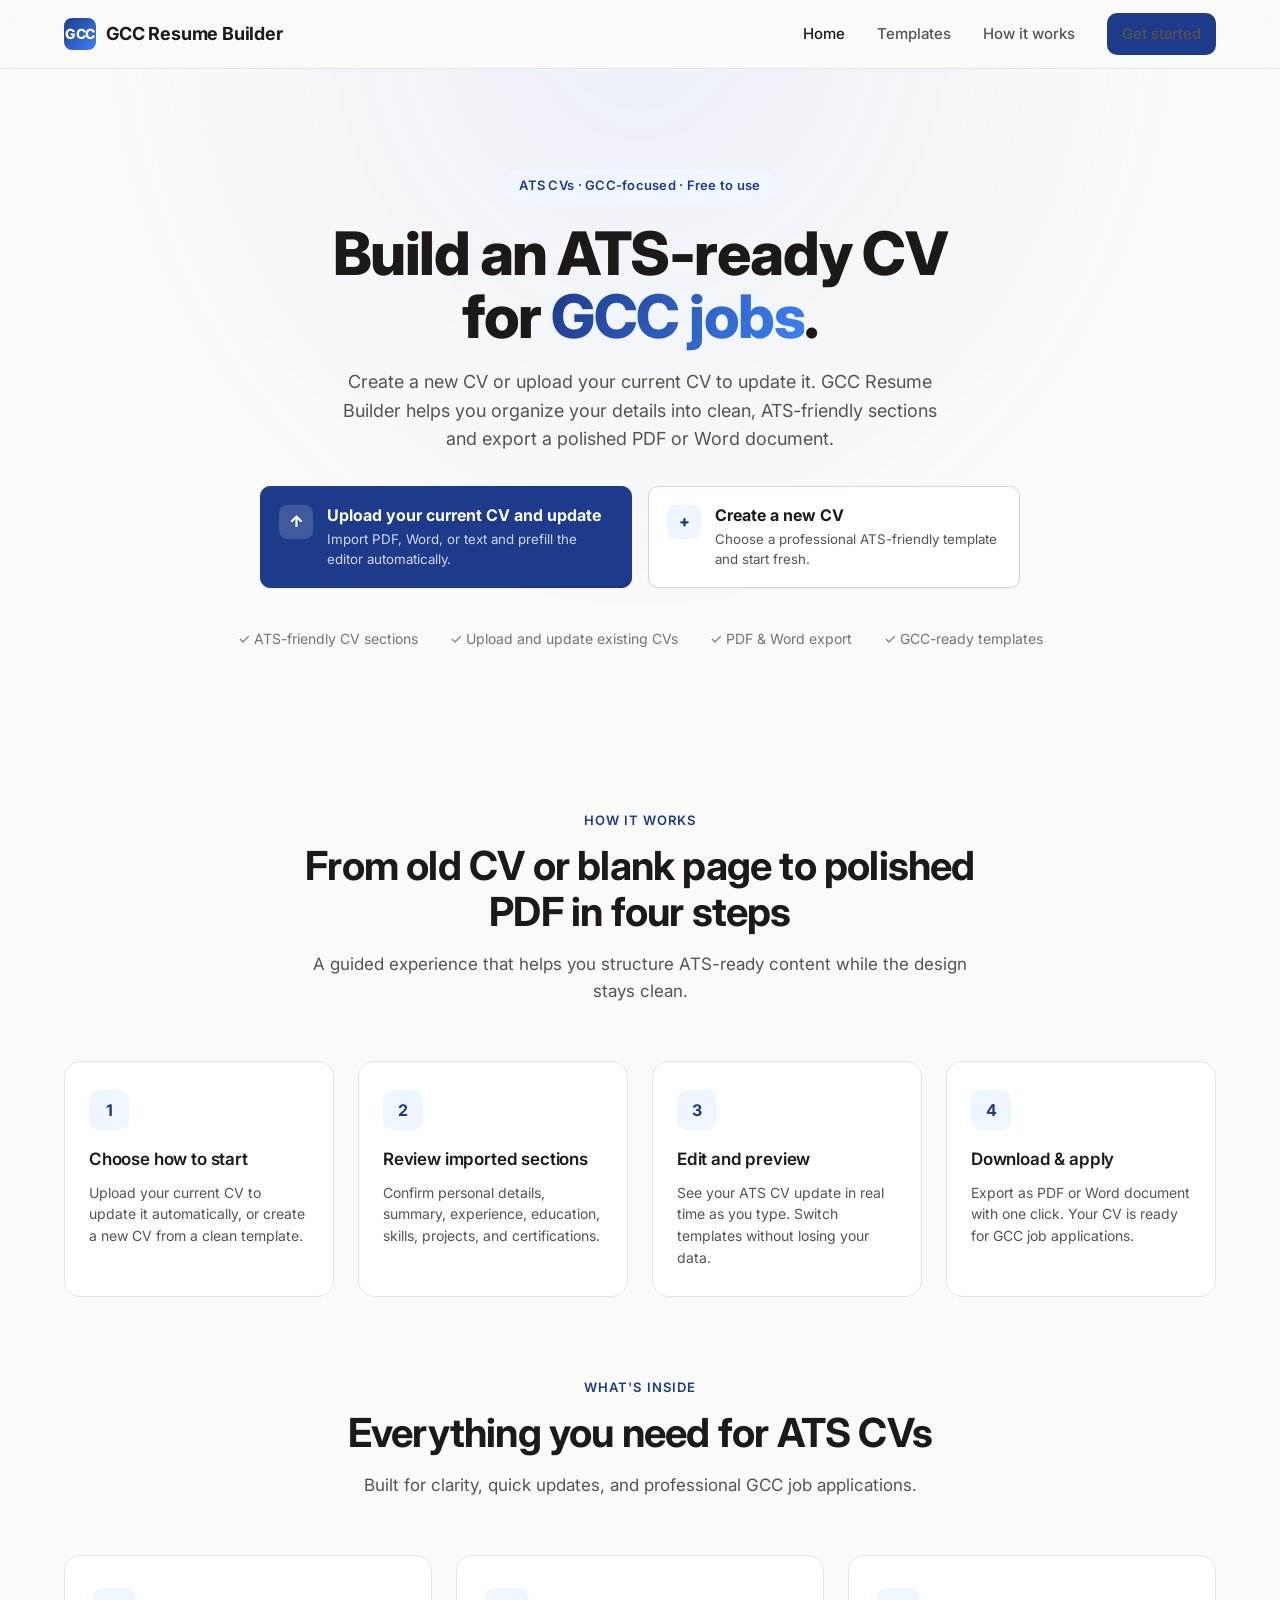
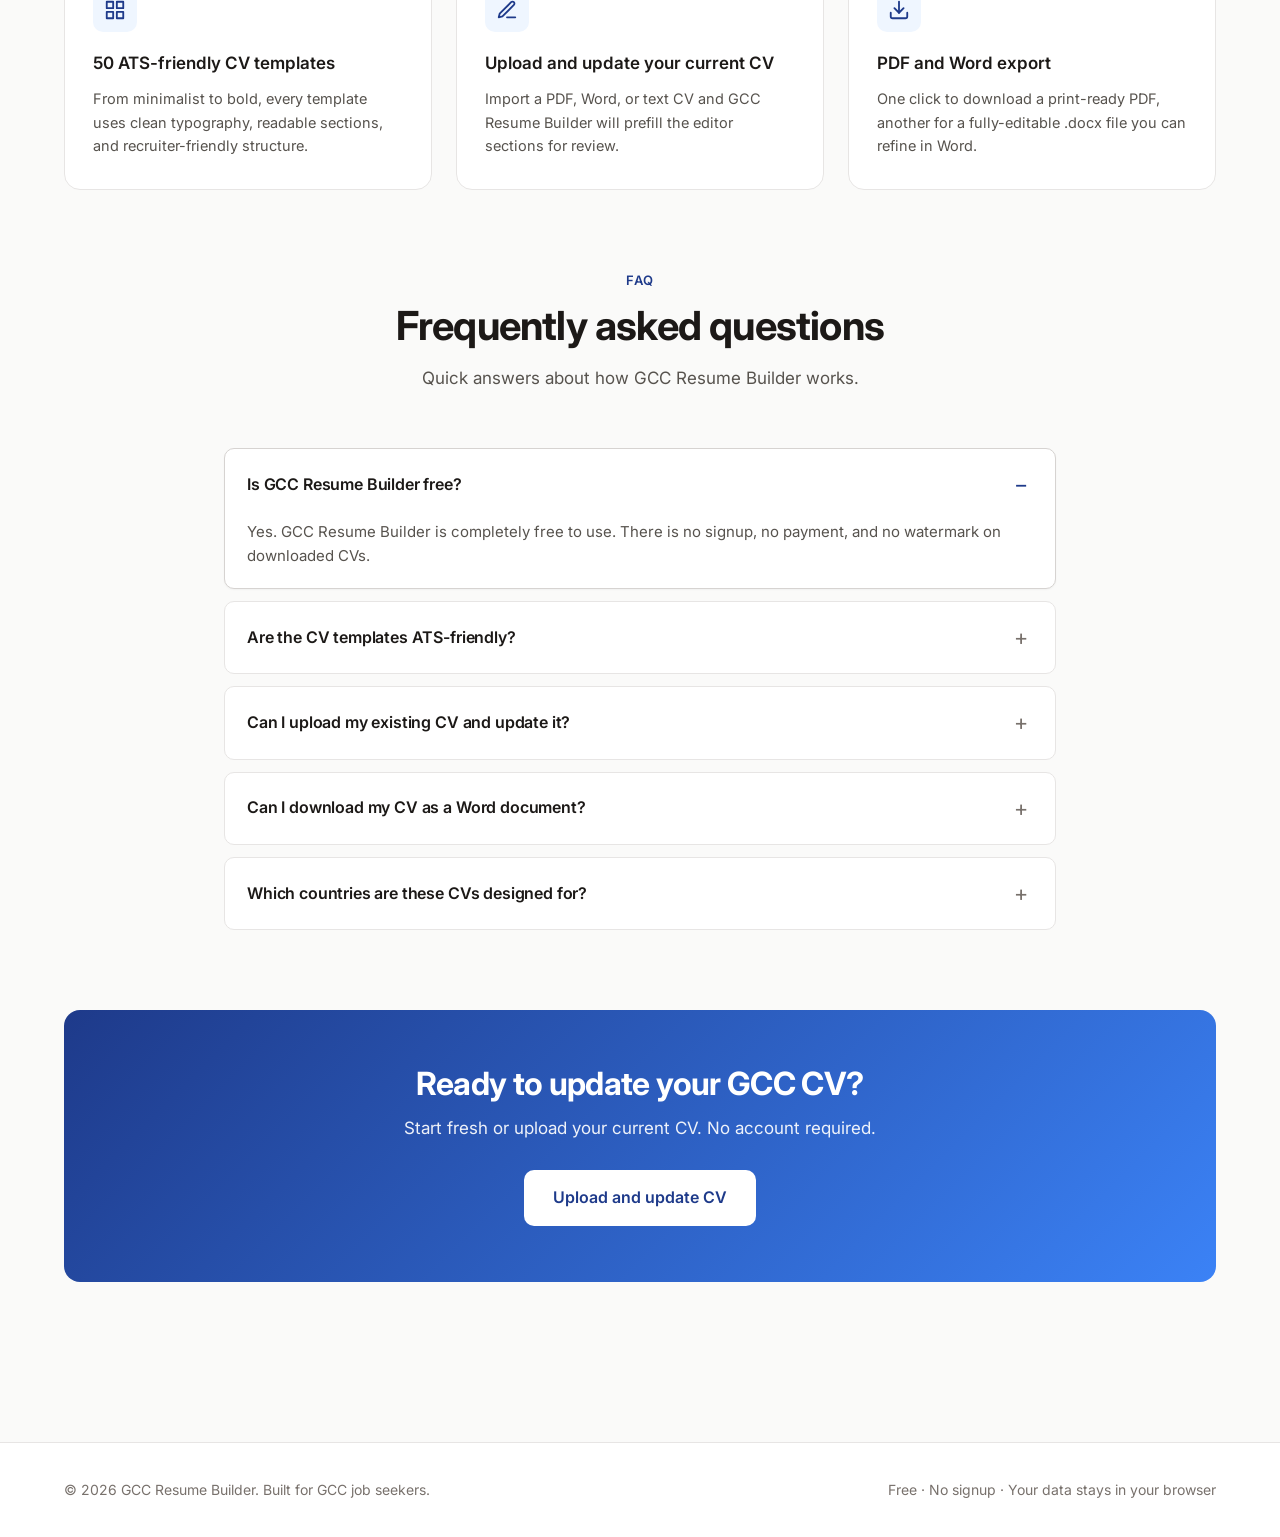
<file: index.html>
<!DOCTYPE html>
<html lang="en">
<head>
<meta charset="UTF-8" />
<meta name="viewport" content="width=device-width, initial-scale=1.0" />

<!-- Primary Meta Tags -->
<title>GCC Resume Builder — Free ATS CV Maker for Gulf Jobs (Saudi, UAE, Qatar)</title>
<meta name="title" content="GCC Resume Builder — Free ATS CV Maker for Gulf Jobs" />
<meta name="description" content="Free ATS-friendly CV builder for GCC jobs in Saudi Arabia, UAE, Qatar, Kuwait, Bahrain, and Oman. Upload your existing CV, let AI improve it, pick from 50 professional templates, and download as PDF or Word — no signup required." />
<meta name="keywords" content="GCC CV builder, ATS resume builder, GCC jobs, Saudi Arabia CV, UAE resume, Qatar CV, Kuwait resume, Bahrain CV, Oman resume, free resume builder, ATS-friendly CV, AI CV maker, AI resume builder, CV template, free PDF resume, Word CV" />
<meta name="author" content="GCC Resume Builder" />
<meta name="robots" content="index, follow, max-snippet:-1, max-image-preview:large, max-video-preview:-1" />
<meta name="googlebot" content="index, follow" />

<!-- Canonical -->
<link rel="canonical" href="https://gcc-resume-builder-pages.mksuhail05.workers.dev/" />

<!-- Theme & Mobile -->
<meta name="theme-color" content="#1e3a8a" />
<meta name="color-scheme" content="light" />
<meta name="apple-mobile-web-app-capable" content="yes" />
<meta name="apple-mobile-web-app-status-bar-style" content="default" />
<meta name="apple-mobile-web-app-title" content="GCC Resume Builder" />
<meta name="format-detection" content="telephone=no" />

<!-- Open Graph -->
<meta property="og:type" content="website" />
<meta property="og:url" content="https://gcc-resume-builder-pages.mksuhail05.workers.dev/" />
<meta property="og:title" content="GCC Resume Builder — Free ATS CV Maker for Gulf Jobs" />
<meta property="og:description" content="Build an ATS-ready CV for GCC jobs in minutes. Upload your old CV, let AI improve it, choose from 50 templates, download as PDF or Word." />
<meta property="og:image" content="https://gcc-resume-builder-pages.mksuhail05.workers.dev/og-image.svg" />
<meta property="og:image:width" content="1200" />
<meta property="og:image:height" content="630" />
<meta property="og:image:alt" content="GCC Resume Builder — ATS-friendly CV maker for Gulf jobs" />
<meta property="og:site_name" content="GCC Resume Builder" />
<meta property="og:locale" content="en_US" />

<!-- Twitter -->
<meta name="twitter:card" content="summary_large_image" />
<meta name="twitter:url" content="https://gcc-resume-builder-pages.mksuhail05.workers.dev/" />
<meta name="twitter:title" content="GCC Resume Builder — Free ATS CV Maker" />
<meta name="twitter:description" content="Free ATS CV builder for GCC jobs with AI assistance and 50 templates. Download as PDF or Word." />
<meta name="twitter:image" content="https://gcc-resume-builder-pages.mksuhail05.workers.dev/og-image.svg" />
<meta name="twitter:image:alt" content="GCC Resume Builder preview" />

<!-- Icons & Manifest -->
<link rel="icon" href="/favicon.svg" type="image/svg+xml" />
<link rel="alternate icon" href="/favicon.ico" sizes="any" />
<link rel="apple-touch-icon" href="/apple-touch-icon.png" sizes="180x180" />
<link rel="manifest" href="/site.webmanifest" />

<!-- Hreflang -->
<link rel="alternate" hreflang="en" href="https://gcc-resume-builder-pages.mksuhail05.workers.dev/" />
<link rel="alternate" hreflang="x-default" href="https://gcc-resume-builder-pages.mksuhail05.workers.dev/" />

<!-- Performance hints -->
<link rel="preconnect" href="https://fonts.googleapis.com" />
<link rel="preconnect" href="https://fonts.gstatic.com" crossorigin />
<link rel="dns-prefetch" href="https://fonts.googleapis.com" />
<link href="https://fonts.googleapis.com/css2?family=Inter:wght@300;400;500;600;700;800;900&family=Source+Serif+Pro:wght@400;600;700&display=swap" rel="stylesheet" />
<link rel="stylesheet" href="css/style.css" />

<!-- Structured Data: WebApplication -->
<script type="application/ld+json">
{
  "@context": "https://schema.org",
  "@type": "WebApplication",
  "name": "GCC Resume Builder",
  "alternateName": "GCC ATS CV Maker",
  "url": "https://gcc-resume-builder-pages.mksuhail05.workers.dev/",
  "description": "Free ATS-friendly CV builder for GCC jobs. Upload your existing CV, let AI improve it, choose from 50 professional templates, and download as PDF or Word.",
  "applicationCategory": "BusinessApplication",
  "applicationSubCategory": "Resume Builder",
  "operatingSystem": "Any",
  "browserRequirements": "Requires JavaScript. Modern browser.",
  "inLanguage": "en",
  "isAccessibleForFree": true,
  "offers": {
    "@type": "Offer",
    "price": "0",
    "priceCurrency": "USD",
    "availability": "https://schema.org/InStock"
  },
  "featureList": [
    "Upload existing CV (PDF, Word, or text) and auto-fill the editor",
    "AI-powered CV improvement for ATS readability",
    "50 professional CV templates",
    "Live preview while editing",
    "Export as PDF or editable Word document",
    "ATS-friendly section structure",
    "No account or signup required",
    "Works on mobile, tablet, and desktop"
  ],
  "audience": {
    "@type": "Audience",
    "audienceType": "Job seekers in GCC countries",
    "geographicArea": [
      {"@type": "Country", "name": "Saudi Arabia"},
      {"@type": "Country", "name": "United Arab Emirates"},
      {"@type": "Country", "name": "Qatar"},
      {"@type": "Country", "name": "Kuwait"},
      {"@type": "Country", "name": "Bahrain"},
      {"@type": "Country", "name": "Oman"}
    ]
  },
  "publisher": {
    "@type": "Organization",
    "name": "GCC Resume Builder",
    "url": "https://gcc-resume-builder-pages.mksuhail05.workers.dev/"
  }
}
</script>

<!-- Structured Data: FAQPage -->
<script type="application/ld+json">
{
  "@context": "https://schema.org",
  "@type": "FAQPage",
  "mainEntity": [
    {
      "@type": "Question",
      "name": "Is GCC Resume Builder free?",
      "acceptedAnswer": {
        "@type": "Answer",
        "text": "Yes. GCC Resume Builder is completely free to use. There is no signup, no payment, and no watermark on downloaded CVs."
      }
    },
    {
      "@type": "Question",
      "name": "Are the CV templates ATS-friendly?",
      "acceptedAnswer": {
        "@type": "Answer",
        "text": "Yes. All 50 templates use clean structure, standard sections, and readable fonts so applicant tracking systems used by GCC employers can parse them correctly."
      }
    },
    {
      "@type": "Question",
      "name": "Can I upload my existing CV and update it?",
      "acceptedAnswer": {
        "@type": "Answer",
        "text": "Yes. You can upload a PDF, Word, or text CV and the editor will auto-fill the sections. AI then helps improve the wording for GCC recruiters and ATS readability."
      }
    },
    {
      "@type": "Question",
      "name": "Can I download my CV as a Word document?",
      "acceptedAnswer": {
        "@type": "Answer",
        "text": "Yes. You can download as both PDF and editable Word (.docx) with one click."
      }
    },
    {
      "@type": "Question",
      "name": "Which countries are these CVs designed for?",
      "acceptedAnswer": {
        "@type": "Answer",
        "text": "GCC Resume Builder is built for job seekers across all GCC countries — Saudi Arabia, the UAE, Qatar, Kuwait, Bahrain, and Oman."
      }
    }
  ]
}
</script>
</head>
<body>
<a href="#main" class="skip-link">Skip to main content</a>

<!-- Navbar -->
<nav class="navbar">
  <div class="container navbar-inner">
    <a href="index.html" class="brand">
      <span class="brand-mark">GCC</span>
      <span>GCC Resume Builder</span>
    </a>
    <div class="nav-links">
      <a href="index.html" class="active">Home</a>
      <a href="templates.html">Templates</a>
      <a href="#how-it-works">How it works</a>
      <a href="templates.html" class="btn btn-primary btn-sm">Get started</a>
    </div>
  </div>
</nav>

<main id="main">

<!-- Hero -->
<section class="hero">
  <div class="container-narrow">
    <span class="hero-eyebrow">ATS CVs · GCC-focused · Free to use</span>
    <h1>Build an ATS-ready CV<br/>for <span class="highlight">GCC jobs</span>.</h1>
    <p class="lede">
      Create a new CV or upload your current CV to update it. GCC Resume Builder helps you organize your details into clean, ATS-friendly sections and export a polished PDF or Word document.
    </p>
    <div class="hero-choices" aria-label="Choose how to start">
      <a href="editor.html?action=upload" class="start-card start-card-primary">
        <span class="start-card-icon">↑</span>
        <span>
          <strong>Upload your current CV and update</strong>
          <small>Import PDF, Word, or text and prefill the editor automatically.</small>
        </span>
      </a>
      <a href="templates.html" class="start-card">
        <span class="start-card-icon">+</span>
        <span>
          <strong>Create a new CV</strong>
          <small>Choose a professional ATS-friendly template and start fresh.</small>
        </span>
      </a>
    </div>
    <div class="hero-trust">
      <span>✓ ATS-friendly CV sections</span>
      <span>✓ Upload and update existing CVs</span>
      <span>✓ PDF &amp; Word export</span>
      <span>✓ GCC-ready templates</span>
    </div>
  </div>
</section>

<!-- How it works -->
<section id="how-it-works" class="section">
  <div class="container">
    <div class="section-header">
      <div class="section-eyebrow">How it works</div>
      <h2>From old CV or blank page to polished PDF in four steps</h2>
      <p class="section-sub">A guided experience that helps you structure ATS-ready content while the design stays clean.</p>
    </div>
    <div class="steps">
      <div class="step-card">
        <div class="step-num">1</div>
        <h3>Choose how to start</h3>
        <p>Upload your current CV to update it automatically, or create a new CV from a clean template.</p>
      </div>
      <div class="step-card">
        <div class="step-num">2</div>
        <h3>Review imported sections</h3>
        <p>Confirm personal details, summary, experience, education, skills, projects, and certifications.</p>
      </div>
      <div class="step-card">
        <div class="step-num">3</div>
        <h3>Edit and preview</h3>
        <p>See your ATS CV update in real time as you type. Switch templates without losing your data.</p>
      </div>
      <div class="step-card">
        <div class="step-num">4</div>
        <h3>Download &amp; apply</h3>
        <p>Export as PDF or Word document with one click. Your CV is ready for GCC job applications.</p>
      </div>
    </div>
  </div>
</section>

<!-- Features -->
<section class="section" style="padding-top: 0;">
  <div class="container">
    <div class="section-header">
      <div class="section-eyebrow">What's inside</div>
      <h2>Everything you need for ATS CVs</h2>
      <p class="section-sub">Built for clarity, quick updates, and professional GCC job applications.</p>
    </div>
    <div class="features">
      <div class="feature-card">
        <div class="feature-icon">
          <svg width="22" height="22" viewBox="0 0 24 24" fill="none" stroke="currentColor" stroke-width="2" stroke-linecap="round" stroke-linejoin="round"><rect x="3" y="3" width="7" height="7"/><rect x="14" y="3" width="7" height="7"/><rect x="3" y="14" width="7" height="7"/><rect x="14" y="14" width="7" height="7"/></svg>
        </div>
        <h3>50 ATS-friendly CV templates</h3>
        <p>From minimalist to bold, every template uses clean typography, readable sections, and recruiter-friendly structure.</p>
      </div>
      <div class="feature-card">
        <div class="feature-icon">
          <svg width="22" height="22" viewBox="0 0 24 24" fill="none" stroke="currentColor" stroke-width="2" stroke-linecap="round" stroke-linejoin="round"><path d="M12 20h9"/><path d="M16.5 3.5a2.121 2.121 0 113 3L7 19l-4 1 1-4 12.5-12.5z"/></svg>
        </div>
        <h3>Upload and update your current CV</h3>
        <p>Import a PDF, Word, or text CV and GCC Resume Builder will prefill the editor sections for review.</p>
      </div>
      <div class="feature-card">
        <div class="feature-icon">
          <svg width="22" height="22" viewBox="0 0 24 24" fill="none" stroke="currentColor" stroke-width="2" stroke-linecap="round" stroke-linejoin="round"><path d="M21 15v4a2 2 0 01-2 2H5a2 2 0 01-2-2v-4"/><polyline points="7 10 12 15 17 10"/><line x1="12" y1="15" x2="12" y2="3"/></svg>
        </div>
        <h3>PDF and Word export</h3>
        <p>One click to download a print-ready PDF, another for a fully-editable .docx file you can refine in Word.</p>
      </div>
    </div>
  </div>
</section>

<!-- FAQ -->
<section id="faq" class="section" style="padding-top: 0;" aria-labelledby="faq-heading">
  <div class="container-narrow">
    <div class="section-header">
      <div class="section-eyebrow">FAQ</div>
      <h2 id="faq-heading">Frequently asked questions</h2>
      <p class="section-sub">Quick answers about how GCC Resume Builder works.</p>
    </div>
    <div class="faq-list">
      <details class="faq-item" open>
        <summary><h3>Is GCC Resume Builder free?</h3></summary>
        <p>Yes. GCC Resume Builder is completely free to use. There is no signup, no payment, and no watermark on downloaded CVs.</p>
      </details>
      <details class="faq-item">
        <summary><h3>Are the CV templates ATS-friendly?</h3></summary>
        <p>Yes. All 50 templates use clean structure, standard sections, and readable fonts so applicant tracking systems used by GCC employers can parse them correctly.</p>
      </details>
      <details class="faq-item">
        <summary><h3>Can I upload my existing CV and update it?</h3></summary>
        <p>Yes. You can upload a PDF, Word, or text CV and the editor will auto-fill the sections. AI then helps improve the wording for GCC recruiters and ATS readability.</p>
      </details>
      <details class="faq-item">
        <summary><h3>Can I download my CV as a Word document?</h3></summary>
        <p>Yes. You can download as both PDF and editable Word (.docx) with one click.</p>
      </details>
      <details class="faq-item">
        <summary><h3>Which countries are these CVs designed for?</h3></summary>
        <p>GCC Resume Builder is built for job seekers across all GCC countries — Saudi Arabia, the UAE, Qatar, Kuwait, Bahrain, and Oman.</p>
      </details>
    </div>
  </div>
</section>

<!-- CTA -->
<section class="section" style="padding-top: 0;">
  <div class="container">
    <div class="cta-banner">
      <h2>Ready to update your GCC CV?</h2>
      <p>Start fresh or upload your current CV. No account required.</p>
      <a href="editor.html?action=upload" class="btn btn-lg">Upload and update CV</a>
    </div>
  </div>
</section>

</main>

<!-- Footer -->
<footer class="footer">
  <div class="container footer-inner">
    <div>© 2026 GCC Resume Builder. Built for GCC job seekers.</div>
    <div>Free · No signup · Your data stays in your browser</div>
  </div>
</footer>

</body>
</html>
</file>
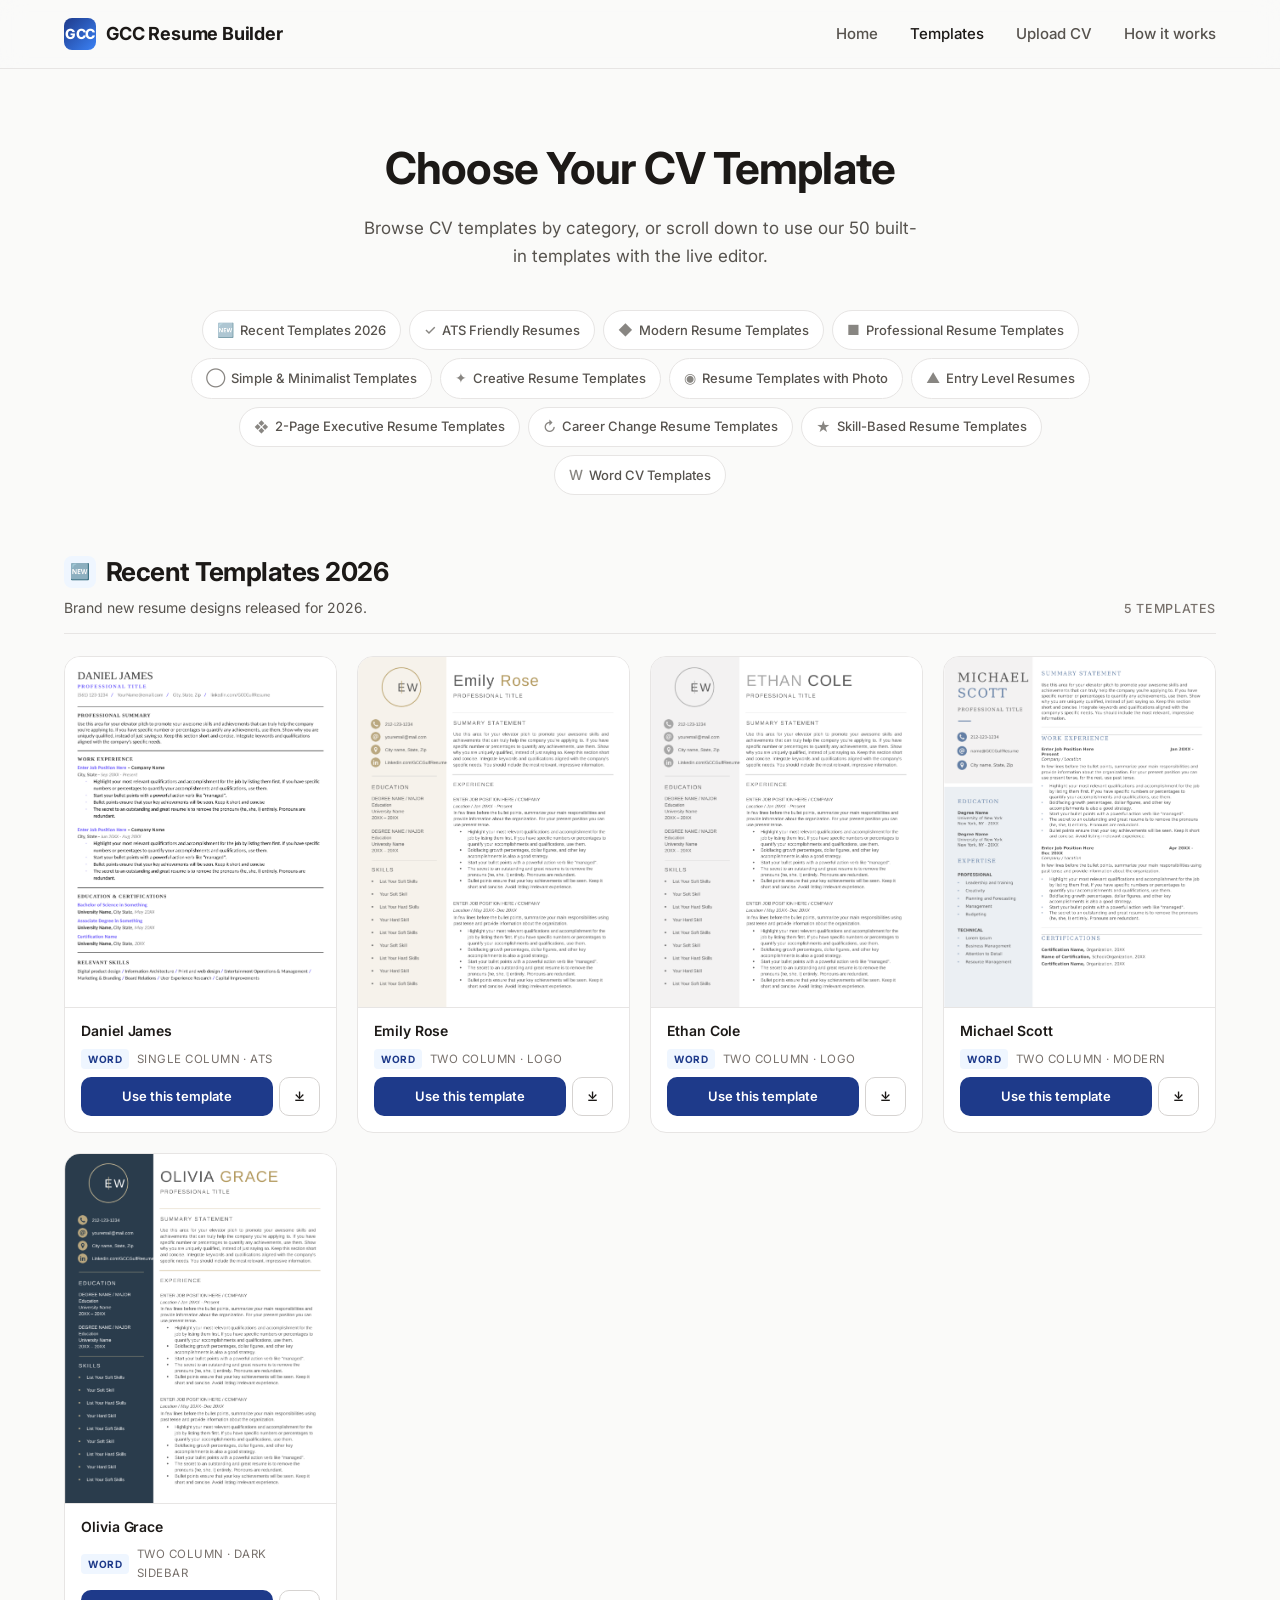
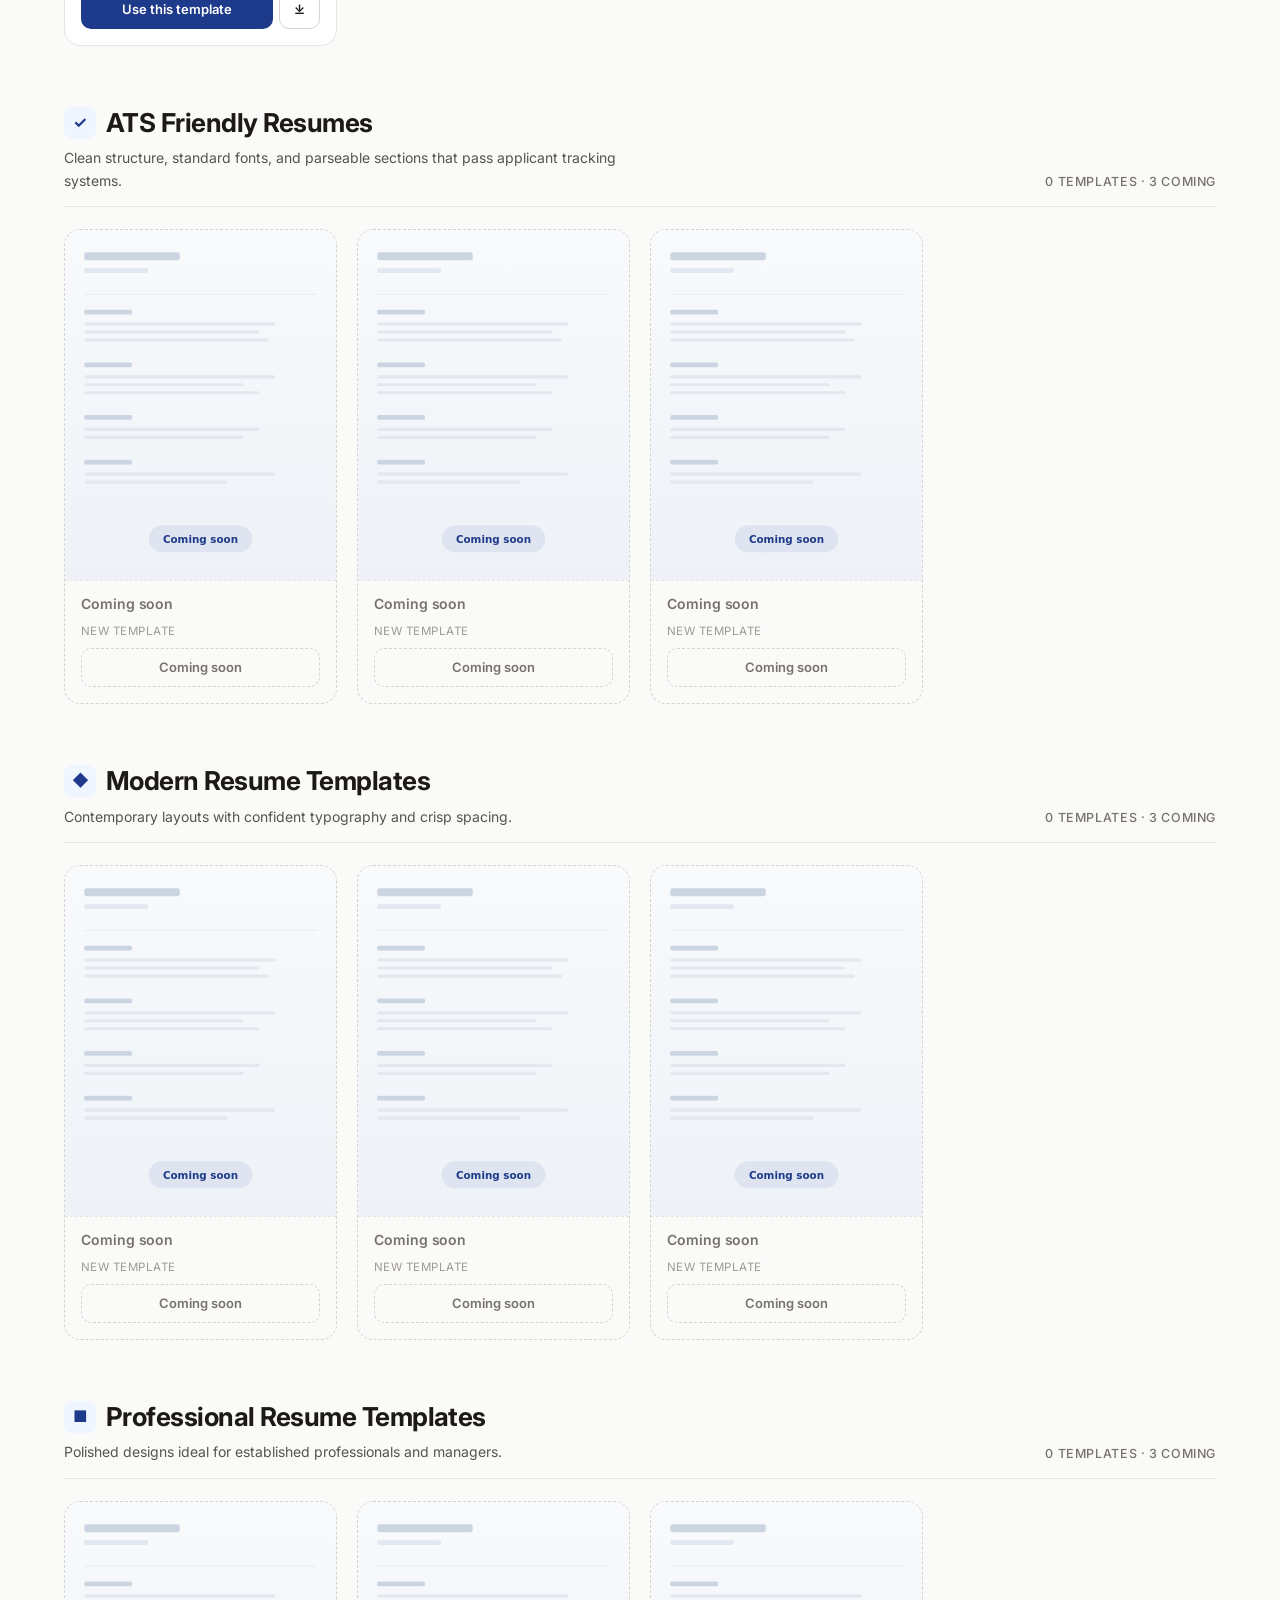
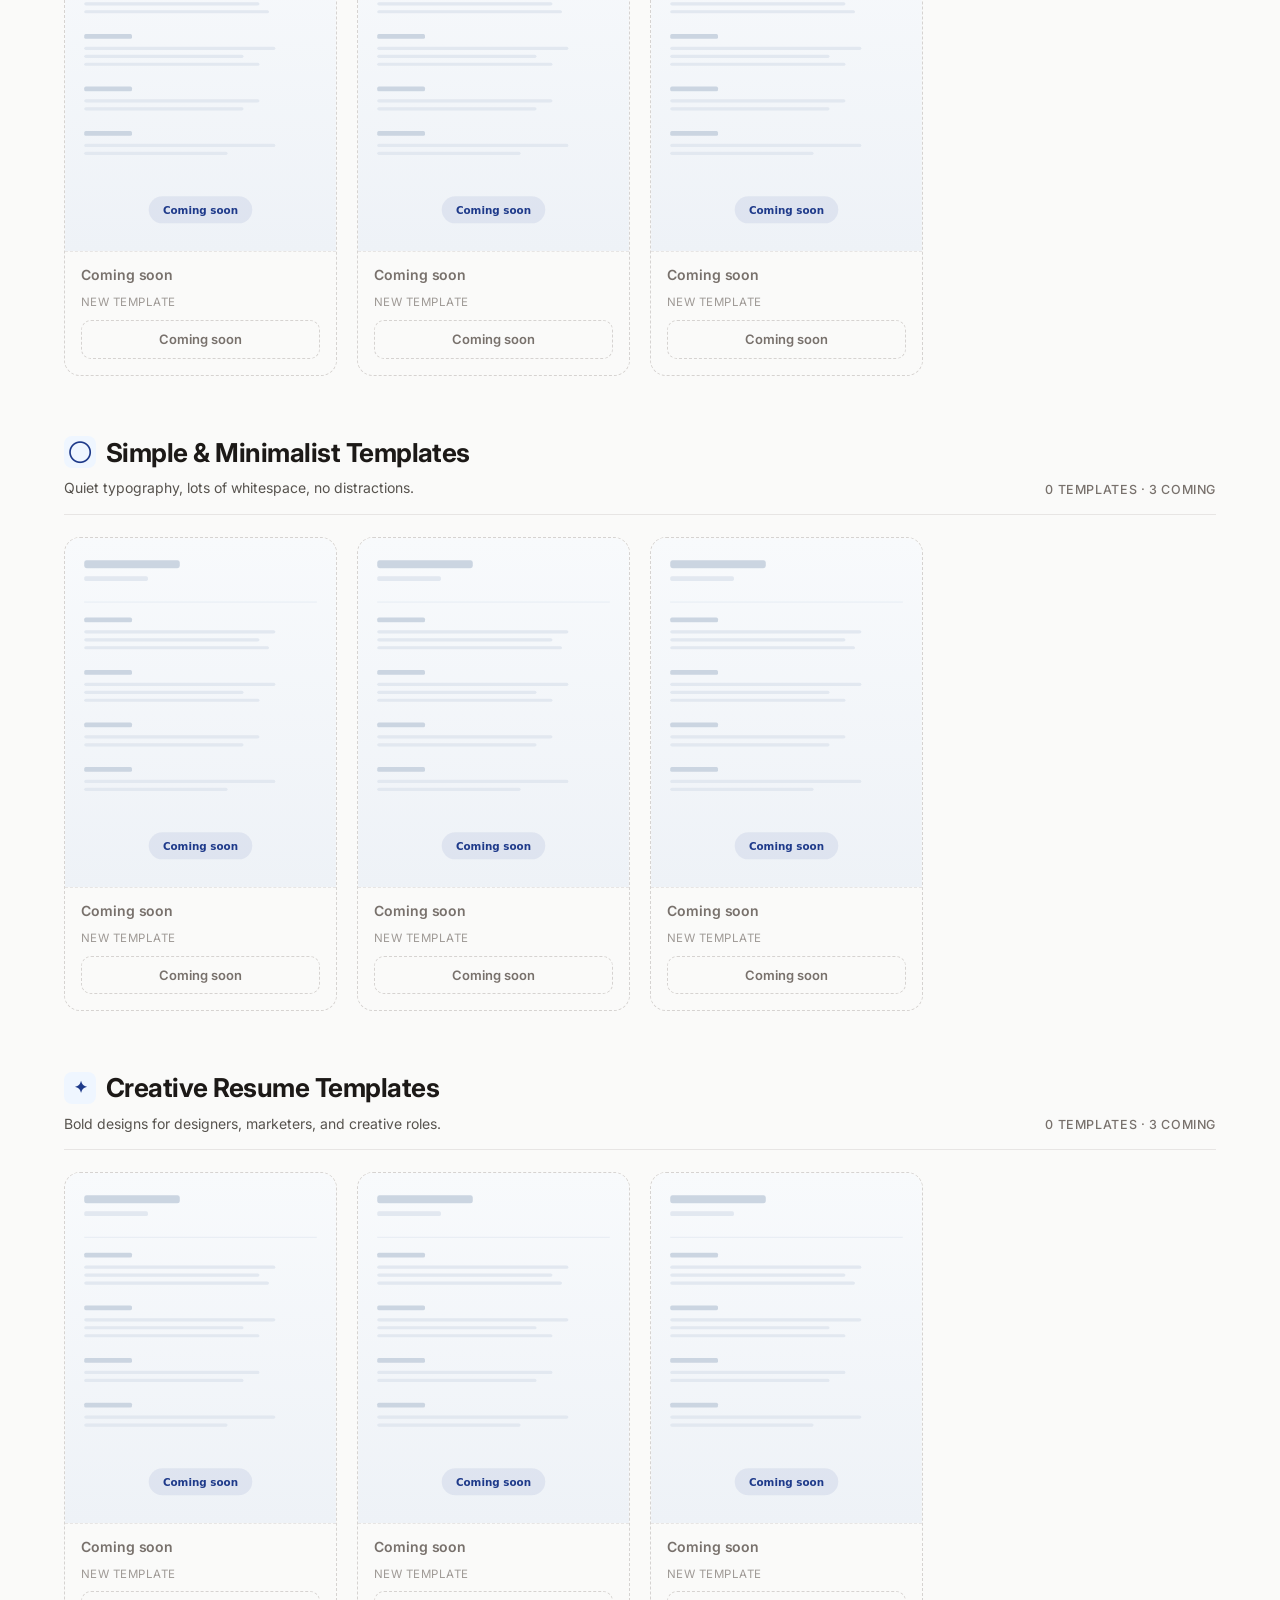
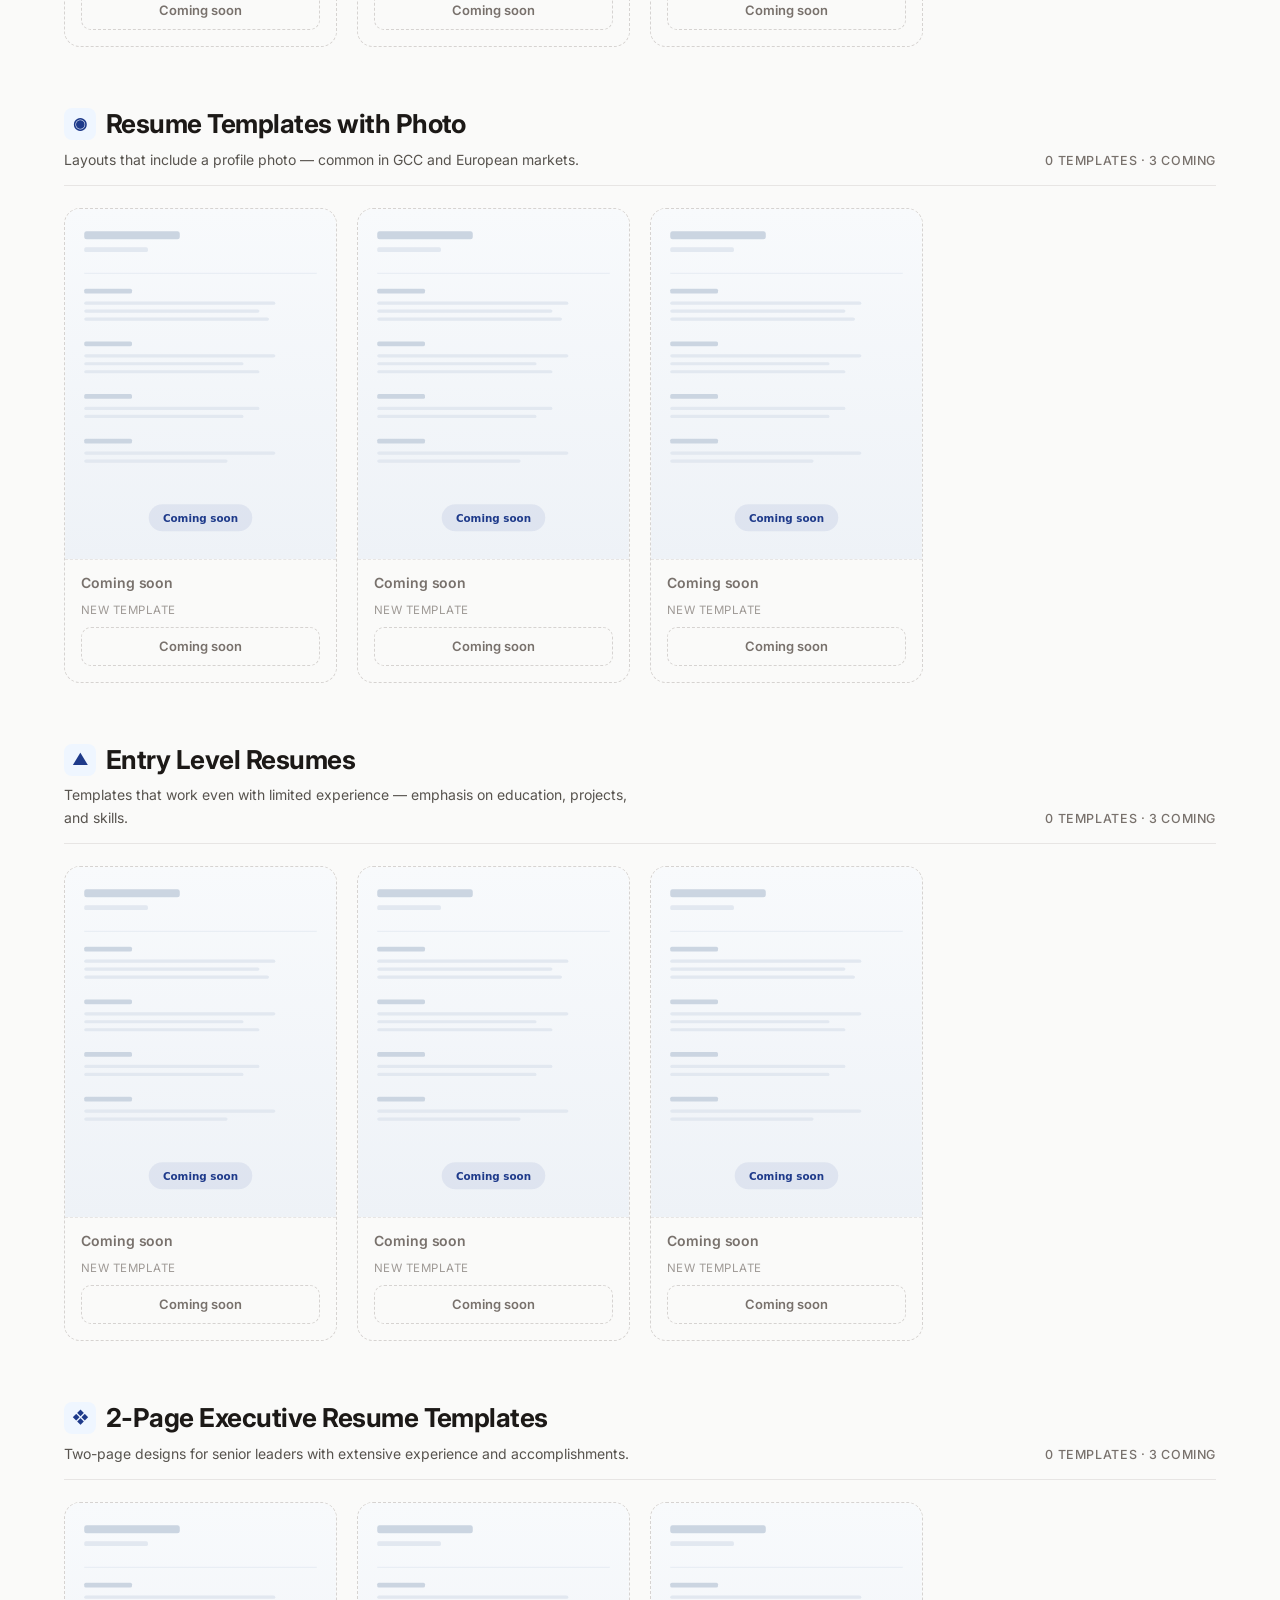
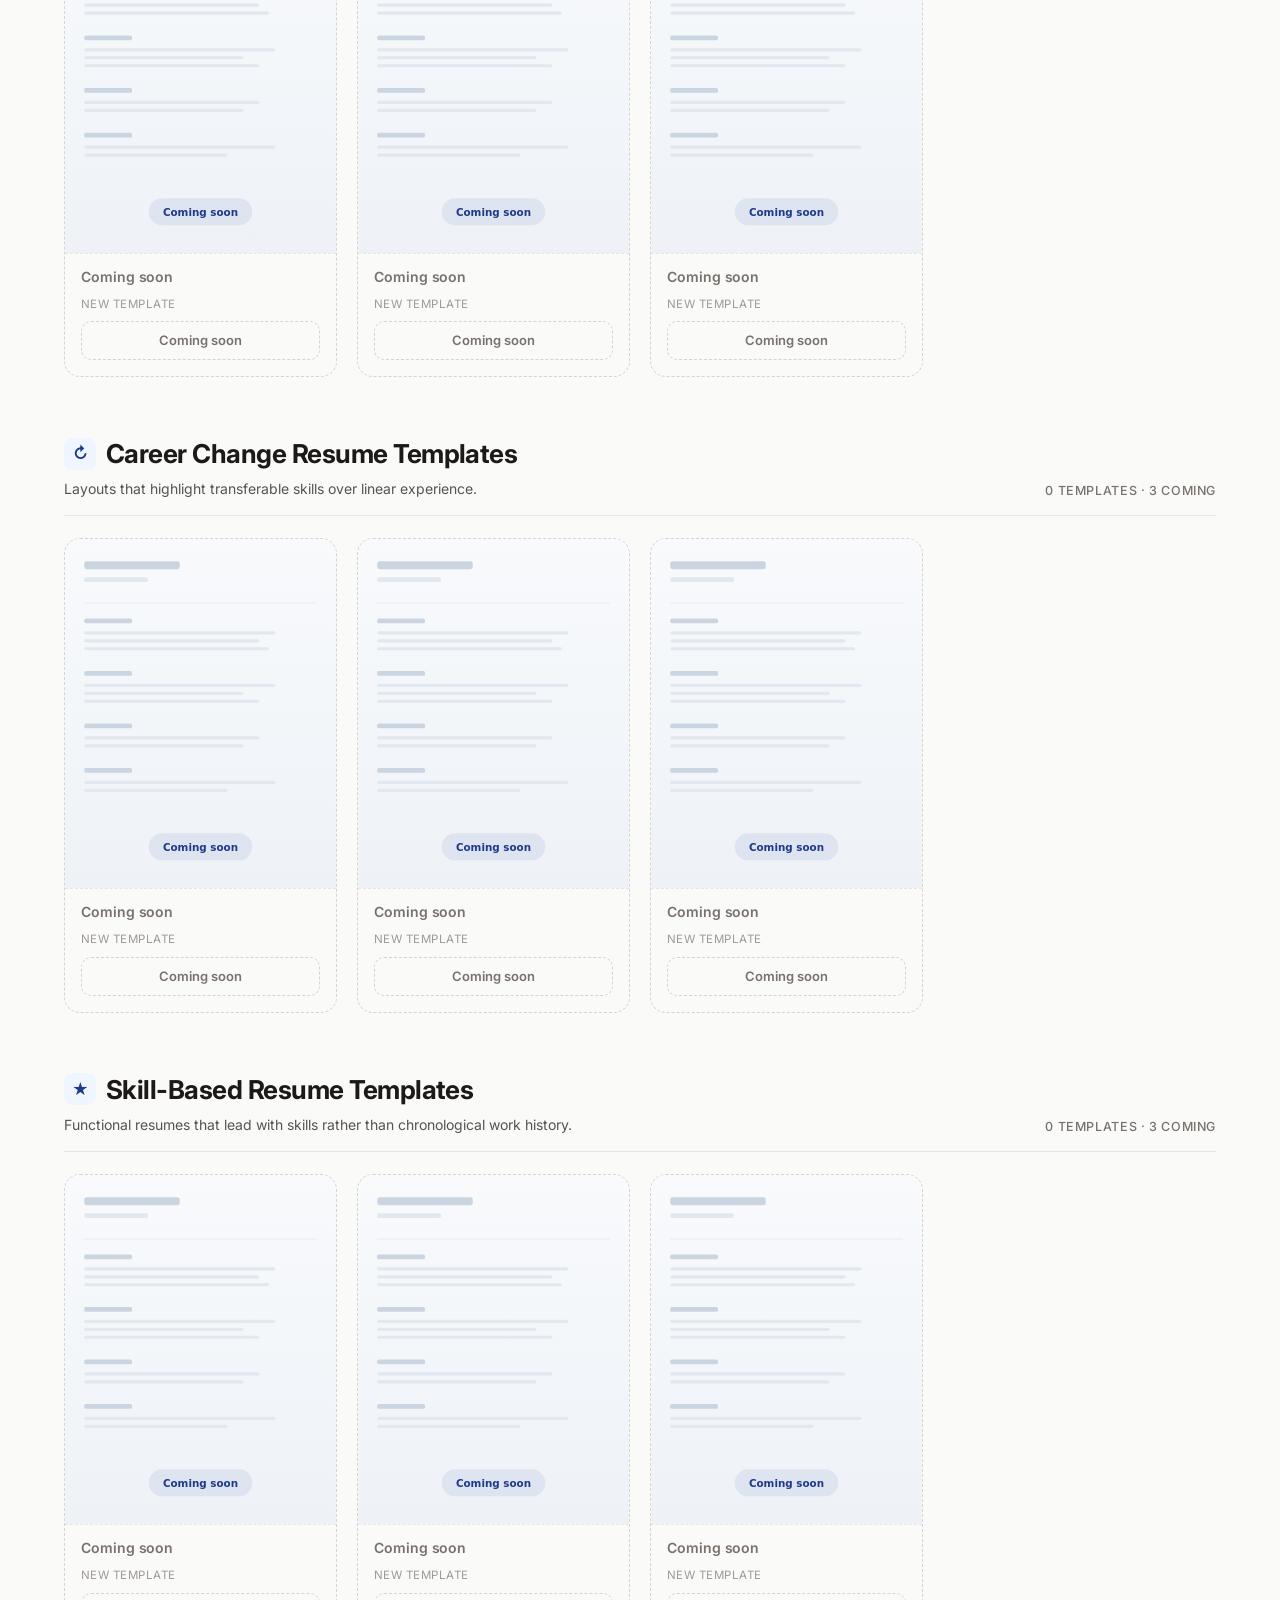
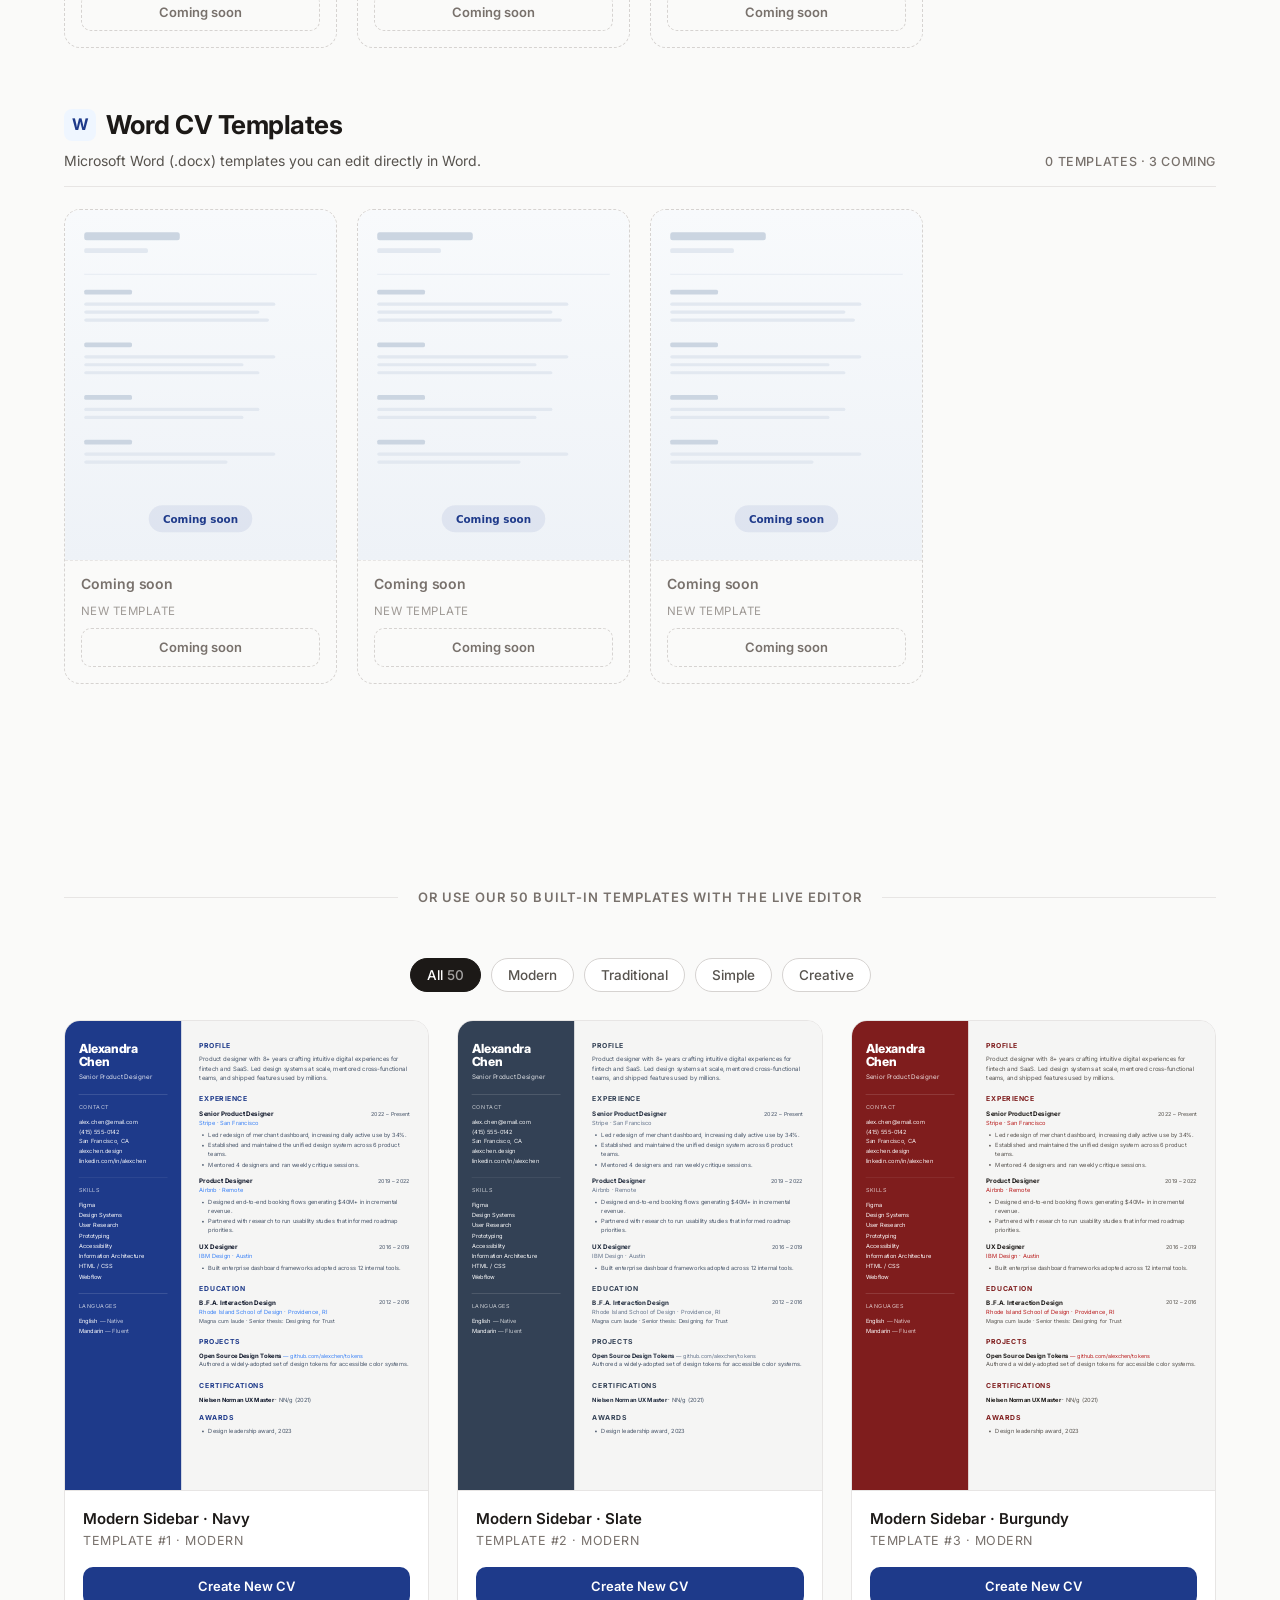
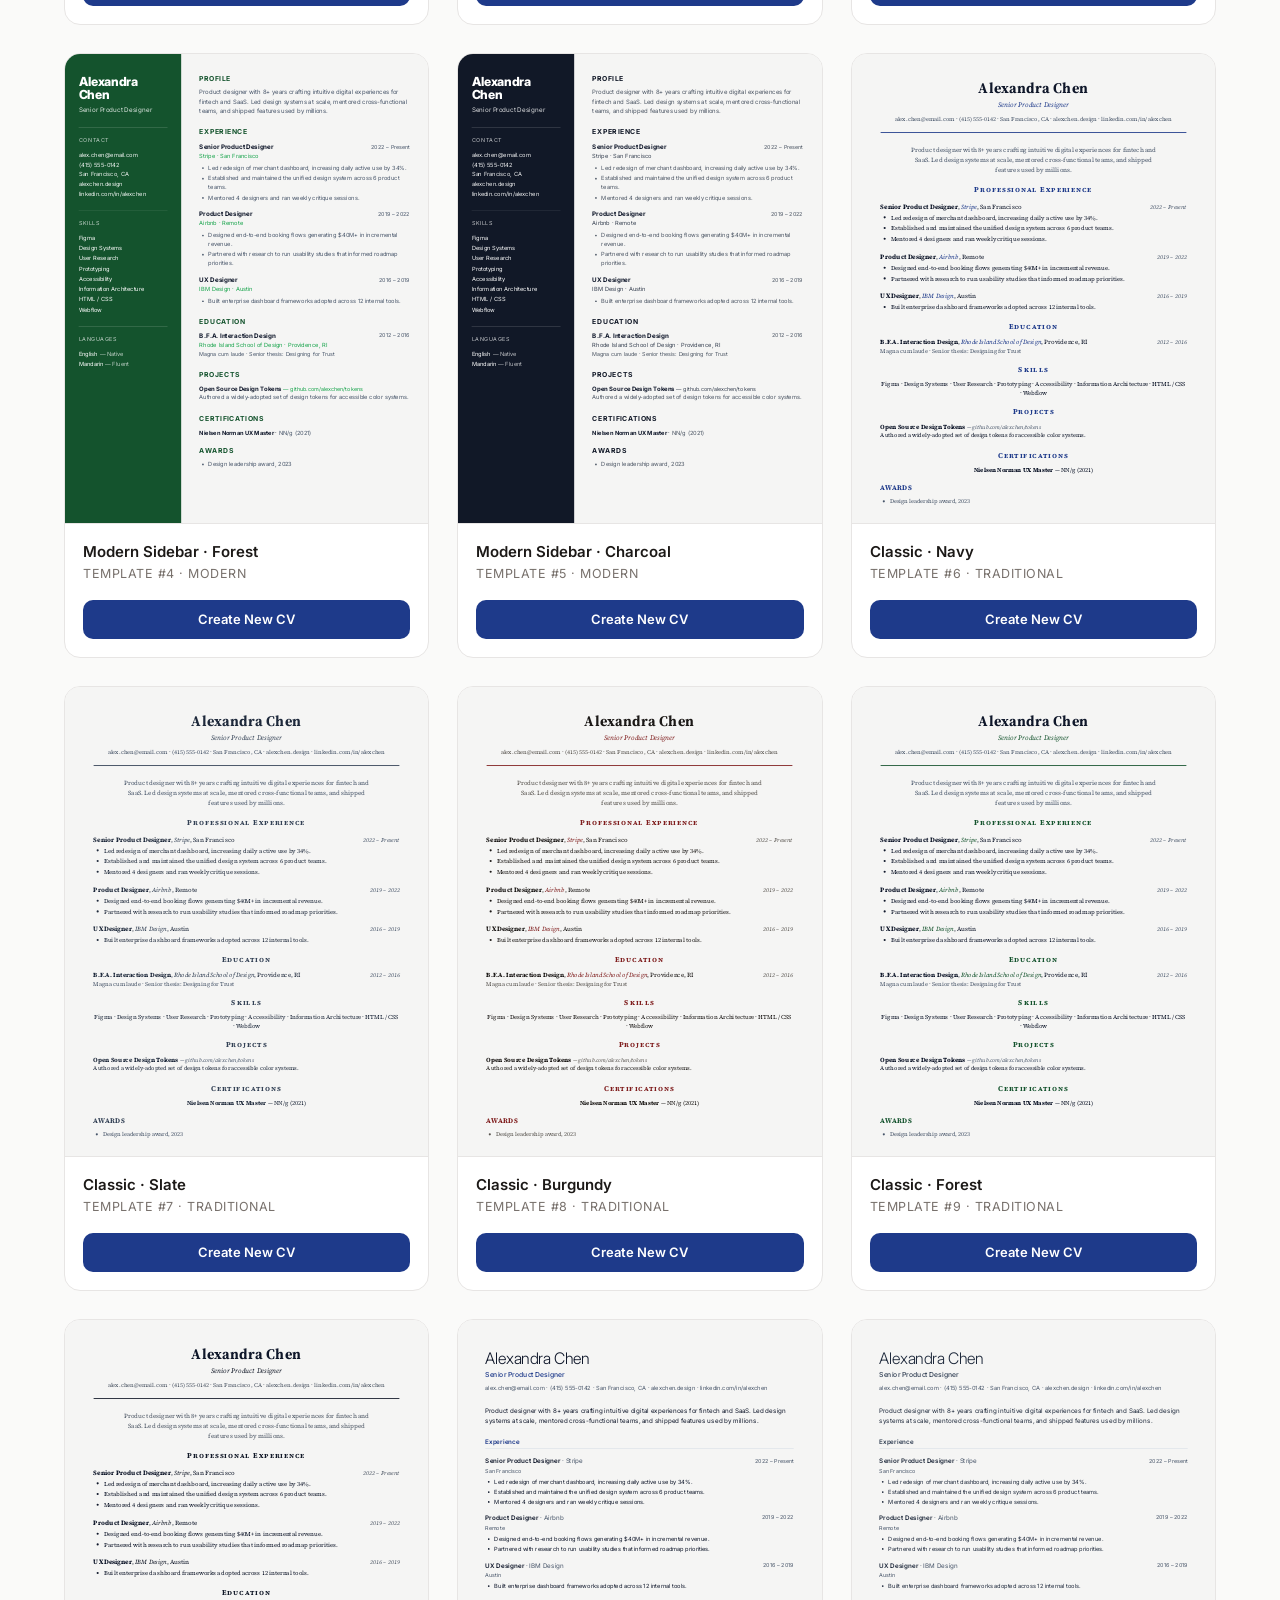
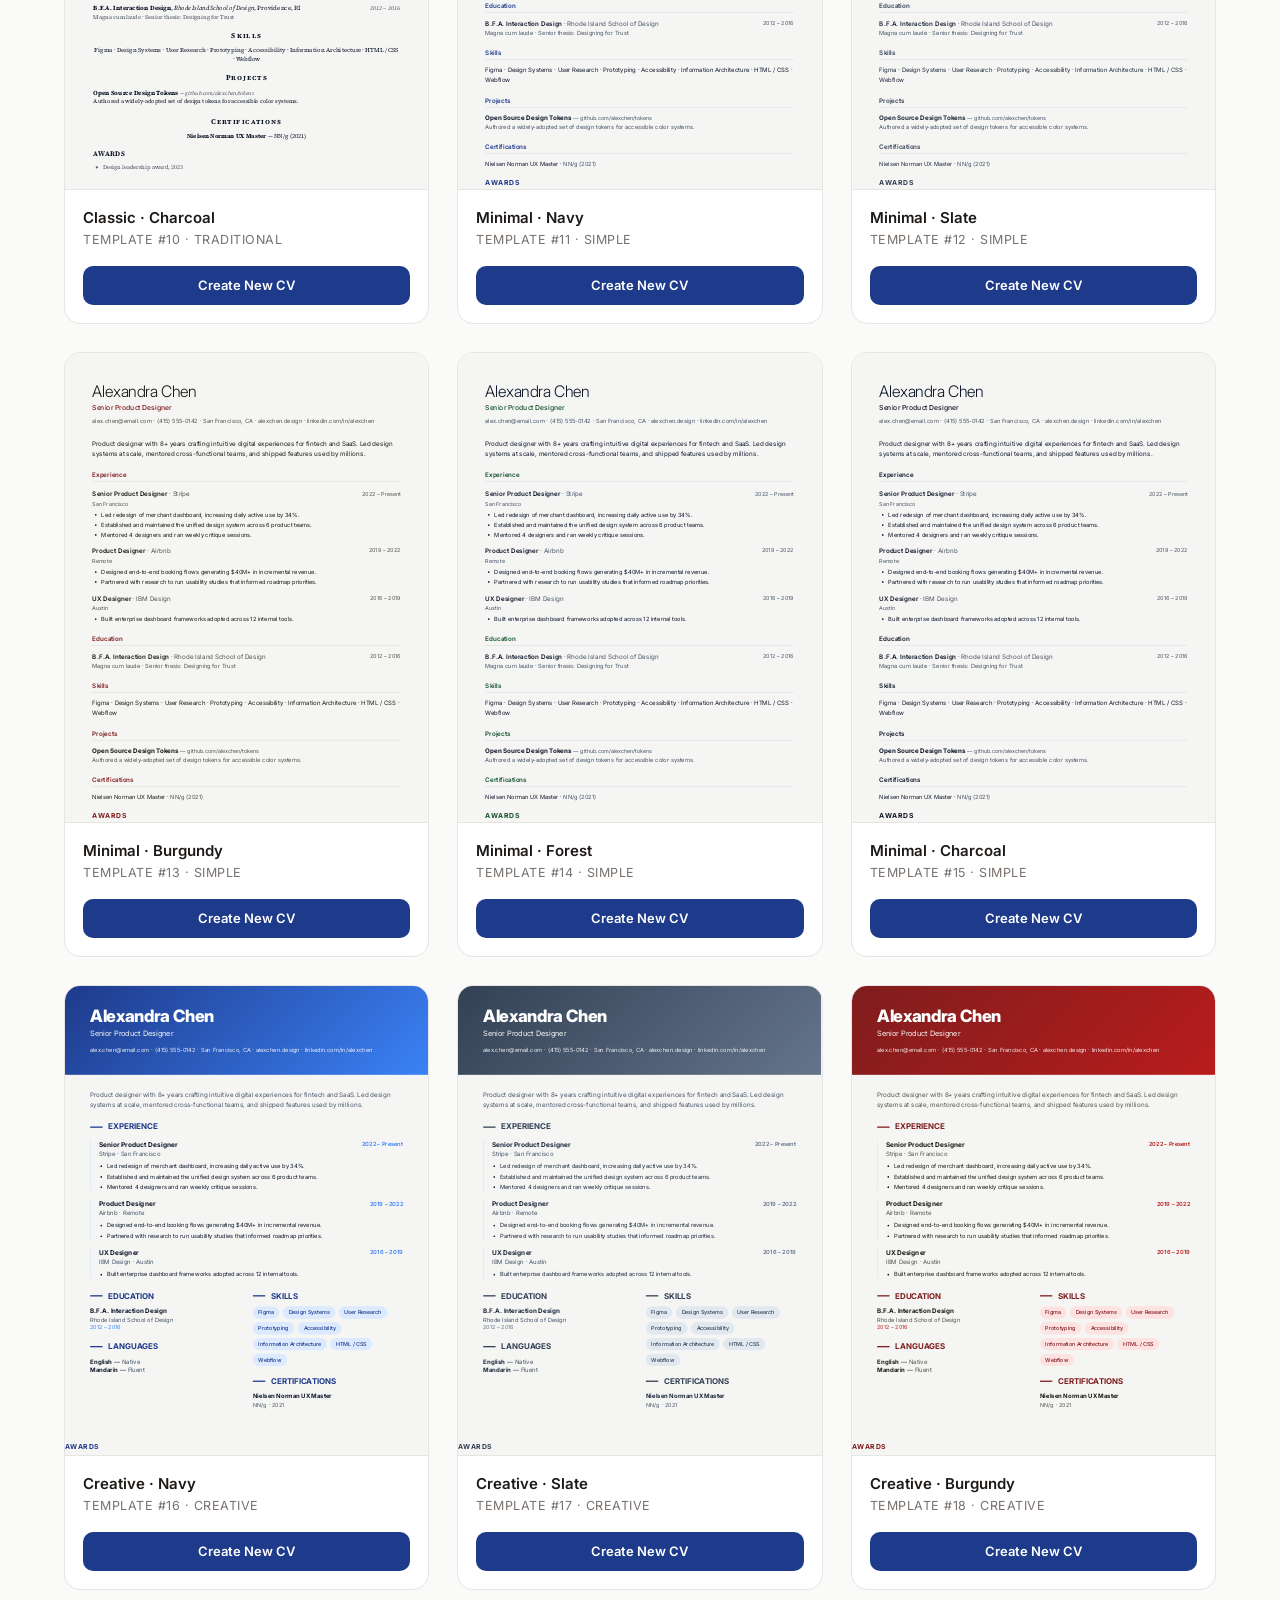
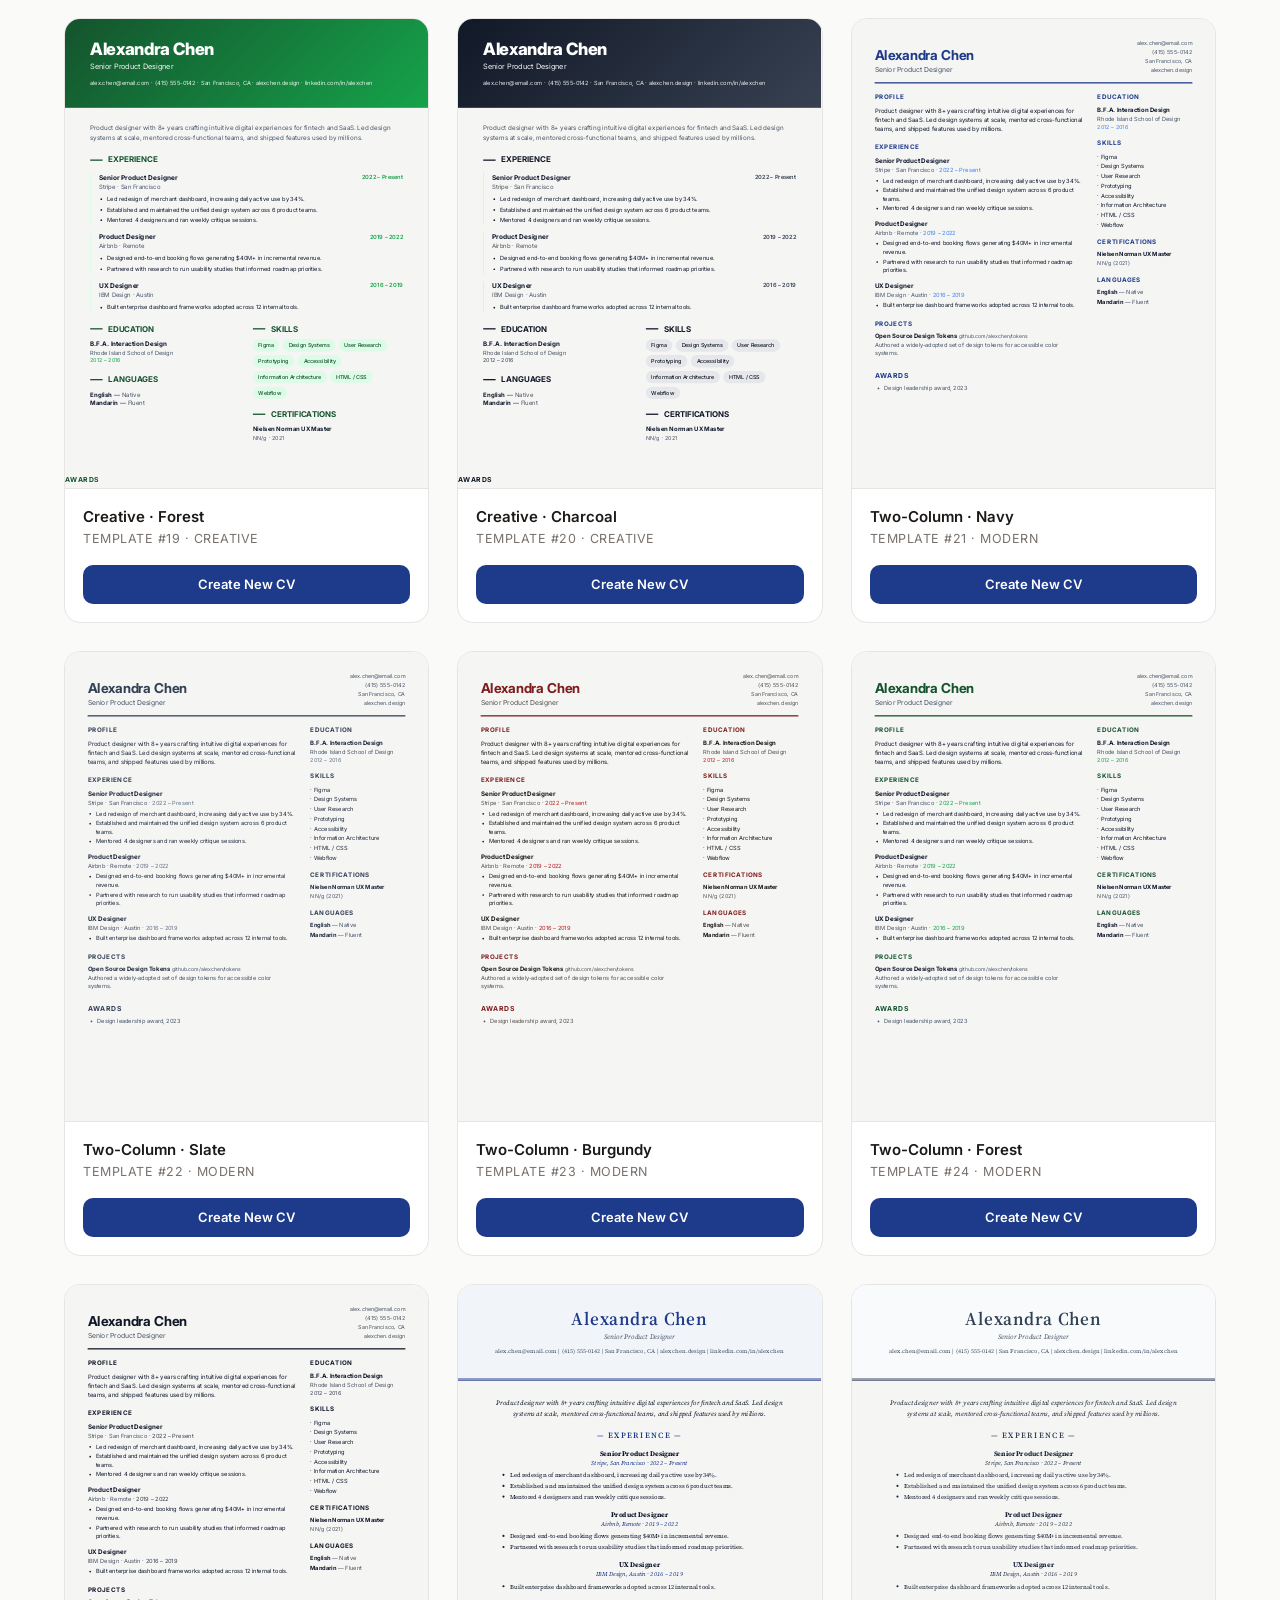
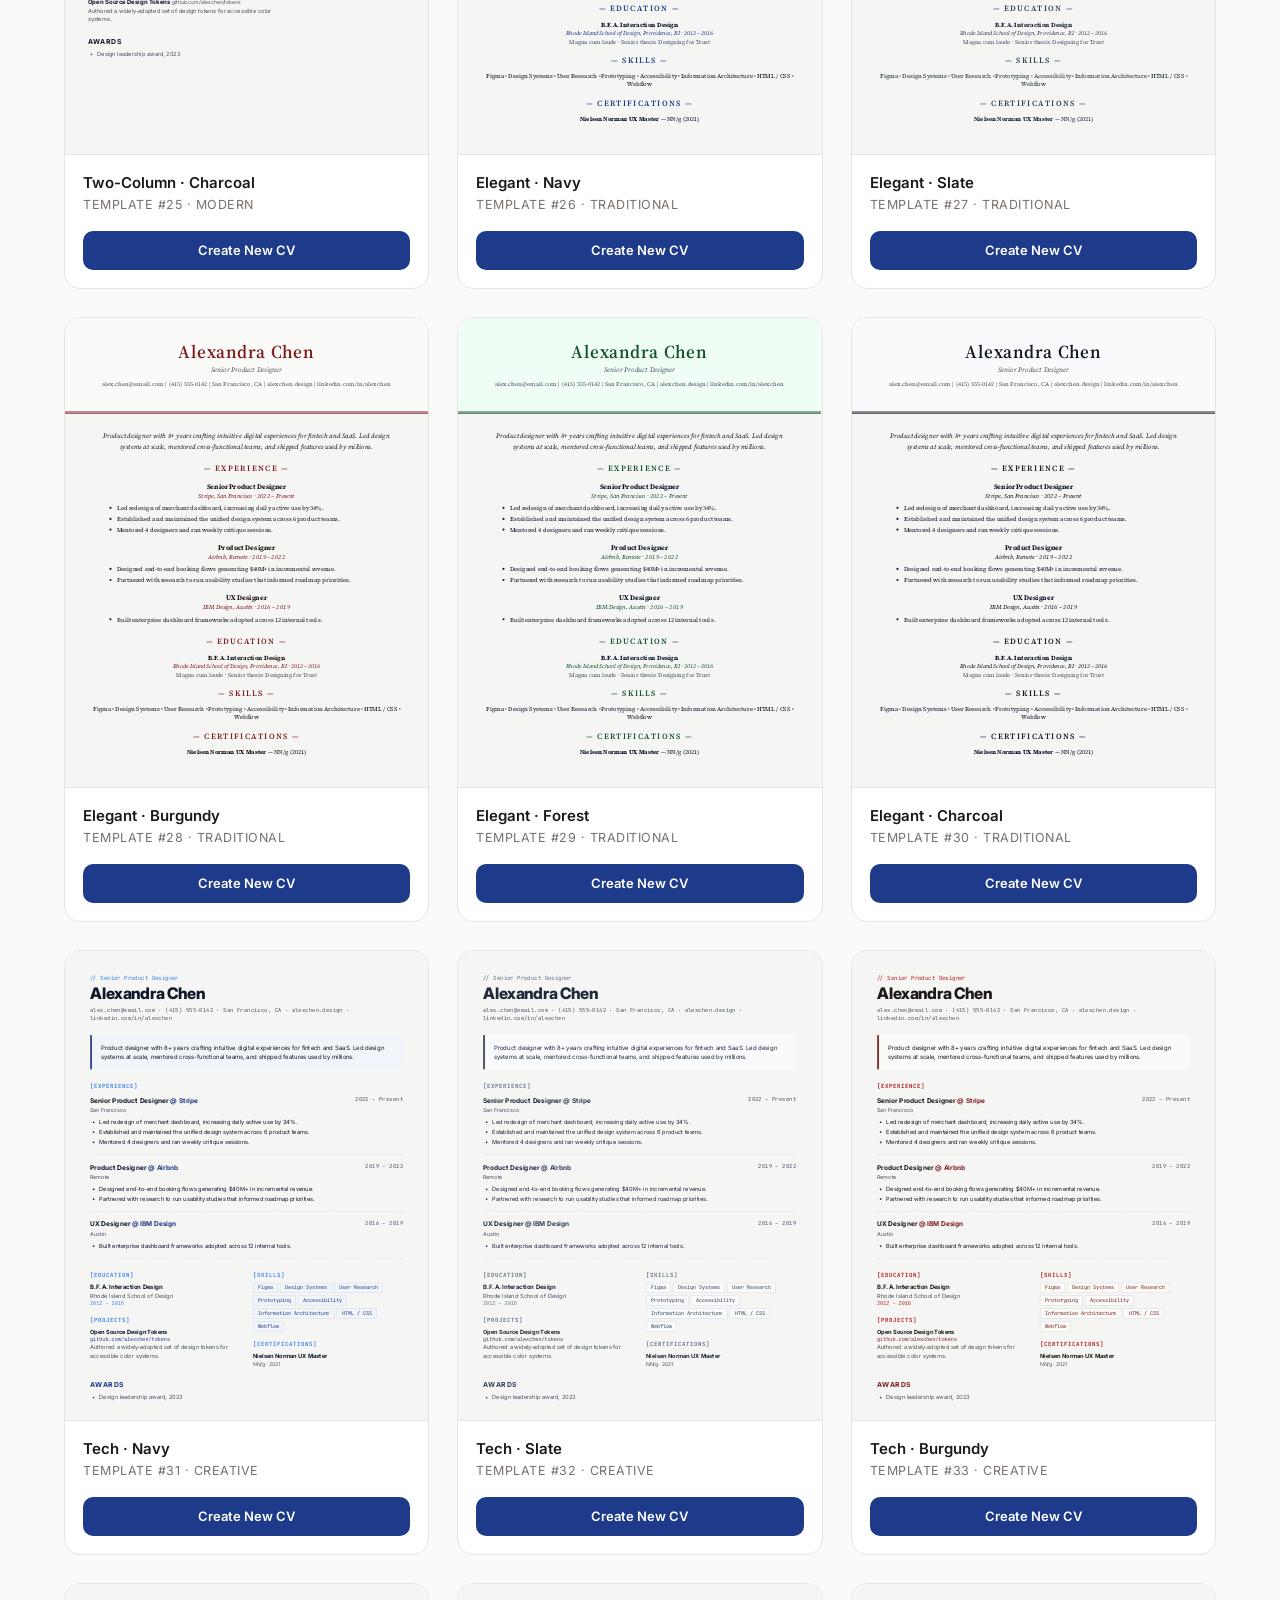
<file: templates.html>
<!DOCTYPE html>
<html lang="en">
<head>
<meta charset="UTF-8" />
<meta name="viewport" content="width=device-width, initial-scale=1.0" />

<!-- Primary Meta Tags -->
<title>50 Free ATS CV Templates for GCC Jobs — GCC Resume Builder</title>
<meta name="title" content="50 Free ATS CV Templates for GCC Jobs — GCC Resume Builder" />
<meta name="description" content="Browse 50 professionally designed, ATS-friendly CV templates for GCC jobs. Modern, traditional, simple, and creative styles. Free, no signup, download as PDF or Word." />
<meta name="keywords" content="ATS CV templates, GCC CV templates, free resume templates, modern CV template, professional CV template, GCC job CV, Saudi CV template, UAE resume template, ATS-friendly resume" />
<meta name="robots" content="index, follow, max-snippet:-1, max-image-preview:large" />

<!-- Canonical -->
<link rel="canonical" href="https://gcc-resume-builder-pages.mksuhail05.workers.dev/templates.html" />

<!-- Theme & Mobile -->
<meta name="theme-color" content="#1e3a8a" />
<meta name="color-scheme" content="light" />
<meta name="apple-mobile-web-app-title" content="GCC Resume Builder" />

<!-- Open Graph -->
<meta property="og:type" content="website" />
<meta property="og:url" content="https://gcc-resume-builder-pages.mksuhail05.workers.dev/templates.html" />
<meta property="og:title" content="50 Free ATS CV Templates for GCC Jobs" />
<meta property="og:description" content="Browse 50 professionally designed ATS-friendly CV templates. Modern, traditional, simple, and creative styles for GCC job seekers." />
<meta property="og:image" content="https://gcc-resume-builder-pages.mksuhail05.workers.dev/og-image.svg" />
<meta property="og:image:width" content="1200" />
<meta property="og:image:height" content="630" />
<meta property="og:site_name" content="GCC Resume Builder" />
<meta property="og:locale" content="en_US" />

<!-- Twitter -->
<meta name="twitter:card" content="summary_large_image" />
<meta name="twitter:title" content="50 Free ATS CV Templates for GCC Jobs" />
<meta name="twitter:description" content="Browse 50 ATS-friendly CV templates. Free, no signup, PDF & Word export." />
<meta name="twitter:image" content="https://gcc-resume-builder-pages.mksuhail05.workers.dev/og-image.svg" />

<!-- Icons & Manifest -->
<link rel="icon" href="/favicon.svg" type="image/svg+xml" />
<link rel="alternate icon" href="/favicon.ico" sizes="any" />
<link rel="apple-touch-icon" href="/apple-touch-icon.png" sizes="180x180" />
<link rel="manifest" href="/site.webmanifest" />

<!-- Hreflang -->
<link rel="alternate" hreflang="en" href="https://gcc-resume-builder-pages.mksuhail05.workers.dev/templates.html" />
<link rel="alternate" hreflang="x-default" href="https://gcc-resume-builder-pages.mksuhail05.workers.dev/templates.html" />

<!-- Performance hints -->
<link rel="preconnect" href="https://fonts.googleapis.com" />
<link rel="preconnect" href="https://fonts.gstatic.com" crossorigin />
<link href="https://fonts.googleapis.com/css2?family=Inter:wght@300;400;500;600;700;800;900&family=Source+Serif+Pro:wght@400;600;700&family=JetBrains+Mono:wght@400;500&display=swap" rel="stylesheet" />
<link rel="stylesheet" href="css/style.css" />

<!-- Structured Data: BreadcrumbList -->
<script type="application/ld+json">
{
  "@context": "https://schema.org",
  "@type": "BreadcrumbList",
  "itemListElement": [
    {
      "@type": "ListItem",
      "position": 1,
      "name": "Home",
      "item": "https://gcc-resume-builder-pages.mksuhail05.workers.dev/"
    },
    {
      "@type": "ListItem",
      "position": 2,
      "name": "Templates",
      "item": "https://gcc-resume-builder-pages.mksuhail05.workers.dev/templates.html"
    }
  ]
}
</script>

<!-- Structured Data: ItemList of templates (top entries; full list rendered by JS) -->
<script type="application/ld+json">
{
  "@context": "https://schema.org",
  "@type": "CollectionPage",
  "name": "50 Free ATS CV Templates for GCC Jobs",
  "description": "Browse 50 professionally designed, ATS-friendly CV templates for GCC job seekers.",
  "url": "https://gcc-resume-builder-pages.mksuhail05.workers.dev/templates.html",
  "numberOfItems": 50,
  "isPartOf": {
    "@type": "WebSite",
    "name": "GCC Resume Builder",
    "url": "https://gcc-resume-builder-pages.mksuhail05.workers.dev/"
  }
}
</script>
</head>
<body>
<a href="#main" class="skip-link">Skip to main content</a>

<nav class="navbar">
  <div class="container navbar-inner">
    <a href="index.html" class="brand">
      <span class="brand-mark">GCC</span>
      <span>GCC Resume Builder</span>
    </a>
    <div class="nav-links">
      <a href="index.html">Home</a>
      <a href="templates.html" class="active">Templates</a>
      <a href="editor.html?action=upload">Upload CV</a>
      <a href="index.html#how-it-works">How it works</a>
    </div>
  </div>
</nav>

<header class="templates-header">
  <div class="container-narrow">
    <h1>Choose Your CV Template</h1>
    <p>Browse CV templates by category, or scroll down to use our 50 built-in templates with the live editor.</p>
  </div>
</header>

<main id="main" class="container">

  <!-- Categorized download sections -->
  <section class="download-sections" aria-label="Browse CV templates by category">
    <nav class="download-section-toc" id="download-toc" aria-label="Quick links to template categories"></nav>
    <div id="download-sections-container">
      <!-- sections injected here -->
    </div>
  </section>

  <!-- Divider before the dynamic gallery -->
  <div class="dynamic-gallery-divider">
    <span>Or use our 50 built-in templates with the live editor</span>
  </div>

  <!-- Filters for dynamic templates -->
  <div class="container-narrow" style="text-align:center; margin-bottom: 28px;">
    <div class="template-filters" id="filters">
      <button class="filter-chip active" data-filter="All">All <span style="opacity:0.6;">50</span></button>
      <button class="filter-chip" data-filter="Modern">Modern</button>
      <button class="filter-chip" data-filter="Traditional">Traditional</button>
      <button class="filter-chip" data-filter="Simple">Simple</button>
      <button class="filter-chip" data-filter="Creative">Creative</button>
    </div>
  </div>

  <div class="templates-grid" id="grid">
    <!-- cards injected here -->
  </div>
</main>

<footer class="footer">
  <div class="container footer-inner">
    <div>© 2026 GCC Resume Builder. Built for GCC job seekers.</div>
    <div>Free · No signup · Your data stays in your browser</div>
  </div>
</footer>

<script src="js/templates.js"></script>
<script>
  // ============================================
  // Categorized download sections
  // ============================================
  const DOWNLOADS_BASE = 'templates/downloads/';
  const PLACEHOLDER_IMG = DOWNLOADS_BASE + '_placeholder.svg';
  const MIN_CARDS_PER_SECTION = 3;

  function escHtml(s) {
    return String(s == null ? '' : s).replace(/[&<>"']/g, c => ({
      '&': '&amp;', '<': '&lt;', '>': '&gt;', '"': '&quot;', "'": '&#39;'
    })[c]);
  }

  function getFormatLabel(filename) {
    if (!filename) return 'FILE';
    const ext = filename.split('.').pop().toLowerCase();
    if (ext === 'docx' || ext === 'doc') return 'WORD';
    if (ext === 'pdf') return 'PDF';
    return ext.toUpperCase();
  }

  function makeDownloadCard(section, t) {
    const filePath = DOWNLOADS_BASE + section.id + '/' + t.file;
    const previewSrc = t.preview ? (DOWNLOADS_BASE + section.id + '/' + t.preview) : PLACEHOLDER_IMG;
    const fmt = t.format || getFormatLabel(t.file);
    const downloadName = t.downloadAs || t.file;
    const editorLink = t.editorTemplateId ? `editor.html?template=${encodeURIComponent(t.editorTemplateId)}` : null;
    const previewHref = editorLink || filePath;
    const previewAttrs = editorLink ? `href="${escHtml(previewHref)}"` : `href="${escHtml(filePath)}" download="${escHtml(downloadName)}"`;
    return `
      <article class="download-card">
        <a class="download-card-preview" ${previewAttrs} aria-label="Preview ${escHtml(t.name)}">
          <img src="${escHtml(previewSrc)}" alt="${escHtml(t.name)} preview" loading="lazy" />
        </a>
        <div class="download-card-body">
          <div class="download-card-name">${escHtml(t.name)}</div>
          <div class="download-card-meta">
            <span class="download-card-format">${escHtml(fmt)}</span>
            ${t.tag ? `<span>${escHtml(t.tag)}</span>` : ''}
          </div>
          <div class="download-card-actions">
            ${editorLink ? `<a class="btn btn-primary btn-sm" href="${escHtml(editorLink)}" style="flex:1;">Use this template</a>` : ''}
            <a class="btn ${editorLink ? 'btn-secondary' : 'btn-primary btn-block'} btn-sm" href="${escHtml(filePath)}" download="${escHtml(downloadName)}" ${editorLink ? 'title="Download original .docx"' : ''} style="flex:${editorLink ? '0 0 auto' : '1'};">${editorLink ? '⤓' : 'Download'}</a>
          </div>
        </div>
      </article>`;
  }

  function makePlaceholderCard() {
    return `
      <article class="download-card download-card-placeholder" aria-hidden="true">
        <div class="download-card-preview">
          <img src="${PLACEHOLDER_IMG}" alt="" loading="lazy" />
        </div>
        <div class="download-card-body">
          <div class="download-card-name">Coming soon</div>
          <div class="download-card-meta"><span>New template</span></div>
          <div class="download-card-actions">
            <span class="btn btn-sm btn-block">Coming soon</span>
          </div>
        </div>
      </article>`;
  }

  function renderDownloadSections(manifest) {
    const container = document.getElementById('download-sections-container');
    const toc = document.getElementById('download-toc');
    if (!container || !manifest || !Array.isArray(manifest.sections)) return;

    container.innerHTML = manifest.sections.map(section => {
      const templates = Array.isArray(section.templates) ? section.templates : [];
      const realCount = templates.length;
      const placeholdersNeeded = Math.max(0, MIN_CARDS_PER_SECTION - realCount);
      const cardsHtml = [
        ...templates.map(t => makeDownloadCard(section, t)),
        ...Array(placeholdersNeeded).fill(0).map(makePlaceholderCard)
      ].join('');

      return `
        <section class="download-section" id="section-${escHtml(section.id)}" aria-labelledby="heading-${escHtml(section.id)}">
          <header class="download-section-header">
            <div class="download-section-header-text">
              <h2 id="heading-${escHtml(section.id)}">
                ${section.icon ? `<span class="section-icon" aria-hidden="true">${escHtml(section.icon)}</span>` : ''}
                <span>${escHtml(section.name)}</span>
              </h2>
              ${section.description ? `<p>${escHtml(section.description)}</p>` : ''}
            </div>
            <div class="download-section-count">${realCount} template${realCount === 1 ? '' : 's'}${placeholdersNeeded ? ` · ${placeholdersNeeded} coming` : ''}</div>
          </header>
          <div class="download-grid">${cardsHtml}</div>
        </section>`;
    }).join('');

    // Build TOC quick-links
    toc.innerHTML = manifest.sections.map(s =>
      `<a href="#section-${escHtml(s.id)}">${s.icon ? `<span class="toc-icon">${escHtml(s.icon)}</span>` : ''}${escHtml(s.name)}</a>`
    ).join('');
  }

  async function loadDownloadSections() {
    try {
      const res = await fetch(DOWNLOADS_BASE + 'manifest.json', { cache: 'no-cache' });
      if (!res.ok) return;
      const manifest = await res.json();
      renderDownloadSections(manifest);
    } catch (e) {
      console.warn('Could not load download sections manifest:', e);
    }
  }

  loadDownloadSections();

  // ============================================
  // Existing dynamic templates gallery
  // ============================================
  const grid = document.getElementById('grid');
  const filters = document.getElementById('filters');
  let activeFilter = 'All';

  function buildCards() {
    grid.innerHTML = '';
    const list = activeFilter === 'All'
      ? RESUME_TEMPLATES
      : RESUME_TEMPLATES.filter(t => t.category === activeFilter);

    list.forEach(t => {
      const card = document.createElement('div');
      card.className = 'template-card';
      card.innerHTML = `
        <div class="template-preview">
          <div class="template-preview-inner" data-tpl="${t.id}"></div>
        </div>
        <div class="template-card-body">
          <div>
            <div class="template-name">${t.name}</div>
            <div class="template-meta">Template #${t.number} · ${t.category}</div>
          </div>
          <div class="template-actions">
            <a class="btn btn-primary btn-block btn-sm" href="editor.html?template=${t.id}">Create New CV</a>
          </div>
        </div>
      `;
      grid.appendChild(card);
    });

    // After rendering cards, scale the previews so the full A4 page fits inside the card
    requestAnimationFrame(() => {
      document.querySelectorAll('.template-preview-inner').forEach(el => {
        const tplId = el.dataset.tpl;
        el.innerHTML = renderResume(tplId, SAMPLE_DATA);
        // Compute scale so the rendered resume (assumed 850px wide) fits the preview width
        const parent = el.parentElement;
        const targetWidth = parent.clientWidth;
        const sourceWidth = 850; // matches editor preview width
        const scale = targetWidth / sourceWidth;
        el.style.width = sourceWidth + 'px';
        el.style.height = (sourceWidth * 11 / 8.5) + 'px';
        el.style.transform = `scale(${scale})`;
        el.style.transformOrigin = 'top left';
      });
    });
  }

  filters.addEventListener('click', e => {
    const btn = e.target.closest('.filter-chip');
    if (!btn) return;
    activeFilter = btn.dataset.filter;
    filters.querySelectorAll('.filter-chip').forEach(c => c.classList.toggle('active', c === btn));
    buildCards();
  });

  buildCards();

  // Re-render cards once any external templates finish loading
  window.addEventListener('templates-loaded', () => buildCards());

  window.addEventListener('resize', () => {
    document.querySelectorAll('.template-preview-inner').forEach(el => {
      const parent = el.parentElement;
      const targetWidth = parent.clientWidth;
      const scale = targetWidth / 850;
      el.style.transform = `scale(${scale})`;
    });
  });
</script>

</body>
</html>
</file>
<file: css/style.css>
/* ===========================================
   Resume Builder — Shared Stylesheet
   =========================================== */

:root {
  --color-bg: #fafaf9;
  --color-surface: #ffffff;
  --color-surface-2: #f5f5f4;
  --color-border: #e7e5e4;
  --color-border-strong: #d6d3d1;
  --color-text: #1c1917;
  --color-text-muted: #57534e;
  --color-text-soft: #78716c;
  --color-accent: #1e3a8a;
  --color-accent-hover: #1e40af;
  --color-accent-soft: #eff6ff;
  --shadow-sm: 0 1px 2px rgba(28, 25, 23, 0.04);
  --shadow-md: 0 4px 12px rgba(28, 25, 23, 0.06);
  --shadow-lg: 0 12px 28px rgba(28, 25, 23, 0.08);
  --radius-sm: 6px;
  --radius-md: 10px;
  --radius-lg: 16px;
  --font-sans: 'Inter', -apple-system, BlinkMacSystemFont, 'Segoe UI', Roboto, sans-serif;
  --font-serif: 'Source Serif Pro', 'Georgia', serif;
}

* {
  box-sizing: border-box;
  margin: 0;
  padding: 0;
}

html {
  scroll-behavior: smooth;
}

body {
  font-family: var(--font-sans);
  background: var(--color-bg);
  color: var(--color-text);
  line-height: 1.6;
  -webkit-font-smoothing: antialiased;
  -moz-osx-font-smoothing: grayscale;
}

a {
  color: var(--color-accent);
  text-decoration: none;
}

a:hover {
  color: var(--color-accent-hover);
}

img {
  max-width: 100%;
  display: block;
}

button {
  font-family: inherit;
  cursor: pointer;
  border: none;
  background: none;
}

/* ============ Layout ============ */

.container {
  max-width: 1200px;
  margin: 0 auto;
  padding: 0 24px;
}

.container-narrow {
  max-width: 880px;
  margin: 0 auto;
  padding: 0 24px;
}

/* ============ Navbar ============ */

.navbar {
  position: sticky;
  top: 0;
  z-index: 50;
  background: rgba(250, 250, 249, 0.85);
  backdrop-filter: saturate(180%) blur(12px);
  -webkit-backdrop-filter: saturate(180%) blur(12px);
  border-bottom: 1px solid var(--color-border);
}

.navbar-inner {
  display: flex;
  align-items: center;
  justify-content: space-between;
  height: 68px;
}

.brand {
  display: flex;
  align-items: center;
  gap: 10px;
  font-weight: 700;
  font-size: 18px;
  color: var(--color-text);
  letter-spacing: -0.01em;
}

.brand:hover {
  color: var(--color-text);
}

.brand-mark {
  width: 32px;
  height: 32px;
  border-radius: 8px;
  background: linear-gradient(135deg, var(--color-accent) 0%, #3b82f6 100%);
  display: grid;
  place-items: center;
  color: white;
  font-weight: 800;
  font-size: 14px;
  letter-spacing: -0.02em;
}

.nav-links {
  display: flex;
  align-items: center;
  gap: 32px;
}

.nav-links a {
  color: var(--color-text-muted);
  font-size: 15px;
  font-weight: 500;
  transition: color 0.15s ease;
}

.nav-links a:hover,
.nav-links a.active {
  color: var(--color-text);
}

/* ============ Buttons ============ */

.btn {
  display: inline-flex;
  align-items: center;
  justify-content: center;
  gap: 8px;
  padding: 12px 22px;
  font-size: 15px;
  font-weight: 600;
  border-radius: var(--radius-md);
  transition: all 0.15s ease;
  white-space: nowrap;
  border: 1px solid transparent;
  font-family: inherit;
}

.btn-primary {
  background: var(--color-accent);
  color: white;
}

.btn-primary:hover {
  background: var(--color-accent-hover);
  color: white;
  transform: translateY(-1px);
  box-shadow: var(--shadow-md);
}

.btn-secondary {
  background: var(--color-surface);
  color: var(--color-text);
  border-color: var(--color-border-strong);
}

.btn-secondary:hover {
  background: var(--color-surface-2);
  color: var(--color-text);
}

.btn-ghost {
  background: transparent;
  color: var(--color-text-muted);
}

.btn-ghost:hover {
  background: var(--color-surface-2);
  color: var(--color-text);
}

.btn-sm {
  padding: 8px 14px;
  font-size: 13px;
}

.btn-lg {
  padding: 14px 28px;
  font-size: 16px;
}

.btn-block {
  width: 100%;
}

/* ============ Hero ============ */

.hero {
  padding: 100px 0 80px;
  text-align: center;
  background:
    radial-gradient(ellipse at 50% -10%, rgba(59, 130, 246, 0.08), transparent 60%),
    var(--color-bg);
}

.hero-eyebrow {
  display: inline-block;
  font-size: 13px;
  font-weight: 600;
  color: var(--color-accent);
  background: var(--color-accent-soft);
  padding: 6px 14px;
  border-radius: 999px;
  margin-bottom: 20px;
  letter-spacing: 0.02em;
}

.hero h1 {
  font-size: clamp(36px, 5vw, 60px);
  font-weight: 800;
  letter-spacing: -0.025em;
  line-height: 1.05;
  margin-bottom: 20px;
  color: var(--color-text);
}

.hero h1 .highlight {
  background: linear-gradient(120deg, var(--color-accent) 0%, #3b82f6 100%);
  -webkit-background-clip: text;
  -webkit-text-fill-color: transparent;
  background-clip: text;
}

.hero p.lede {
  font-size: 18px;
  color: var(--color-text-muted);
  max-width: 620px;
  margin: 0 auto 32px;
}

.hero-cta {
  display: flex;
  gap: 12px;
  justify-content: center;
  flex-wrap: wrap;
}

.hero-choices {
  display: grid;
  grid-template-columns: repeat(2, minmax(0, 1fr));
  gap: 16px;
  max-width: 760px;
  margin: 0 auto;
  text-align: left;
}

.start-card {
  display: flex;
  gap: 14px;
  align-items: flex-start;
  background: var(--color-surface);
  border: 1px solid var(--color-border-strong);
  border-radius: var(--radius-md);
  padding: 18px;
  color: var(--color-text);
  box-shadow: var(--shadow-sm);
  transition: all 0.15s ease;
}

.start-card:hover {
  color: var(--color-text);
  transform: translateY(-2px);
  box-shadow: var(--shadow-md);
  border-color: var(--color-accent);
}

.start-card-primary {
  background: var(--color-accent);
  border-color: var(--color-accent);
  color: white;
}

.start-card-primary:hover {
  color: white;
  background: var(--color-accent-hover);
}

.start-card-icon {
  width: 34px;
  height: 34px;
  border-radius: 8px;
  display: grid;
  place-items: center;
  flex: 0 0 auto;
  background: var(--color-accent-soft);
  color: var(--color-accent);
  font-weight: 800;
}

.start-card-primary .start-card-icon {
  background: rgba(255,255,255,0.16);
  color: white;
}

.start-card strong,
.start-card small {
  display: block;
}

.start-card strong {
  font-size: 16px;
  line-height: 1.25;
  margin-bottom: 5px;
}

.start-card small {
  color: var(--color-text-muted);
  line-height: 1.45;
}

.start-card-primary small {
  color: rgba(255,255,255,0.8);
}

.hero-choices {
  display: grid;
  grid-template-columns: repeat(2, minmax(0, 1fr));
  gap: 16px;
  max-width: 760px;
  margin: 0 auto;
  text-align: left;
}

.start-card {
  display: flex;
  gap: 14px;
  align-items: flex-start;
  background: var(--color-surface);
  border: 1px solid var(--color-border-strong);
  border-radius: var(--radius-md);
  padding: 18px;
  color: var(--color-text);
  box-shadow: var(--shadow-sm);
  transition: all 0.15s ease;
}

.start-card:hover {
  color: var(--color-text);
  transform: translateY(-2px);
  box-shadow: var(--shadow-md);
  border-color: var(--color-accent);
}

.start-card-primary {
  background: var(--color-accent);
  border-color: var(--color-accent);
  color: white;
}

.start-card-primary:hover {
  color: white;
  background: var(--color-accent-hover);
}

.start-card-icon {
  width: 34px;
  height: 34px;
  border-radius: 8px;
  display: grid;
  place-items: center;
  flex: 0 0 auto;
  background: var(--color-accent-soft);
  color: var(--color-accent);
  font-weight: 800;
}

.start-card-primary .start-card-icon {
  background: rgba(255,255,255,0.16);
  color: white;
}

.start-card strong,
.start-card small {
  display: block;
}

.start-card strong {
  font-size: 16px;
  line-height: 1.25;
  margin-bottom: 5px;
}

.start-card small {
  color: var(--color-text-muted);
  line-height: 1.45;
}

.start-card-primary small {
  color: rgba(255,255,255,0.8);
}

.hero-trust {
  margin-top: 40px;
  display: flex;
  justify-content: center;
  gap: 32px;
  flex-wrap: wrap;
  color: var(--color-text-soft);
  font-size: 14px;
}

.hero-trust span {
  display: inline-flex;
  align-items: center;
  gap: 6px;
}

/* ============ Section ============ */

.section {
  padding: 80px 0;
}

.section-header {
  text-align: center;
  max-width: 680px;
  margin: 0 auto 56px;
}

.section-eyebrow {
  font-size: 13px;
  font-weight: 600;
  text-transform: uppercase;
  letter-spacing: 0.08em;
  color: var(--color-accent);
  margin-bottom: 12px;
}

.section h2 {
  font-size: clamp(28px, 3.5vw, 40px);
  font-weight: 700;
  letter-spacing: -0.02em;
  line-height: 1.15;
  margin-bottom: 16px;
}

.section .section-sub {
  font-size: 17px;
  color: var(--color-text-muted);
}

/* ============ Steps ============ */

.steps {
  display: grid;
  grid-template-columns: repeat(4, 1fr);
  gap: 24px;
}

.step-card {
  background: var(--color-surface);
  border: 1px solid var(--color-border);
  border-radius: var(--radius-lg);
  padding: 28px 24px;
  transition: all 0.2s ease;
  position: relative;
}

.step-card:hover {
  border-color: var(--color-border-strong);
  transform: translateY(-2px);
  box-shadow: var(--shadow-md);
}

.step-num {
  width: 40px;
  height: 40px;
  border-radius: 10px;
  background: var(--color-accent-soft);
  color: var(--color-accent);
  font-weight: 700;
  font-size: 16px;
  display: grid;
  place-items: center;
  margin-bottom: 16px;
}

.step-card h3 {
  font-size: 17px;
  font-weight: 600;
  margin-bottom: 8px;
  letter-spacing: -0.01em;
}

.step-card p {
  font-size: 14px;
  color: var(--color-text-muted);
  line-height: 1.55;
}

/* ============ Features ============ */

.features {
  display: grid;
  grid-template-columns: repeat(3, 1fr);
  gap: 24px;
}

.feature-card {
  padding: 32px 28px;
  background: var(--color-surface);
  border: 1px solid var(--color-border);
  border-radius: var(--radius-lg);
}

.feature-icon {
  width: 44px;
  height: 44px;
  border-radius: 10px;
  background: var(--color-accent-soft);
  color: var(--color-accent);
  display: grid;
  place-items: center;
  margin-bottom: 18px;
}

.feature-card h3 {
  font-size: 17px;
  font-weight: 600;
  margin-bottom: 10px;
}

.feature-card p {
  font-size: 14.5px;
  color: var(--color-text-muted);
  line-height: 1.6;
}

/* ============ CTA banner ============ */

.cta-banner {
  background: linear-gradient(135deg, #1e3a8a 0%, #3b82f6 100%);
  border-radius: var(--radius-lg);
  padding: 56px 48px;
  text-align: center;
  color: white;
}

.cta-banner h2 {
  font-size: clamp(24px, 3vw, 32px);
  margin-bottom: 12px;
  letter-spacing: -0.02em;
}

.cta-banner p {
  font-size: 17px;
  opacity: 0.92;
  margin-bottom: 28px;
}

.cta-banner .btn {
  background: white;
  color: var(--color-accent);
}

.cta-banner .btn:hover {
  background: var(--color-bg);
  transform: translateY(-1px);
}

/* ============ Footer ============ */

.footer {
  border-top: 1px solid var(--color-border);
  padding: 36px 0;
  background: var(--color-surface);
  margin-top: 80px;
}

.footer-inner {
  display: flex;
  justify-content: space-between;
  align-items: center;
  flex-wrap: wrap;
  gap: 16px;
  font-size: 14px;
  color: var(--color-text-soft);
}

/* ============ Templates Page ============ */

.templates-header {
  padding: 64px 0 32px;
  text-align: center;
}

.templates-header h1 {
  font-size: clamp(32px, 4vw, 44px);
  font-weight: 700;
  letter-spacing: -0.02em;
  margin-bottom: 12px;
}

.templates-header p {
  color: var(--color-text-muted);
  font-size: 17px;
  max-width: 560px;
  margin: 0 auto;
}

.template-filters {
  display: flex;
  gap: 10px;
  justify-content: center;
  margin: 32px 0 8px;
  flex-wrap: wrap;
}

.filter-chip {
  padding: 8px 16px;
  font-size: 13.5px;
  font-weight: 500;
  border: 1px solid var(--color-border-strong);
  border-radius: 999px;
  background: var(--color-surface);
  color: var(--color-text-muted);
  transition: all 0.15s ease;
}

.filter-chip:hover {
  border-color: var(--color-text-muted);
  color: var(--color-text);
}

.filter-chip.active {
  background: var(--color-text);
  border-color: var(--color-text);
  color: white;
}

.templates-grid {
  display: grid;
  grid-template-columns: repeat(auto-fill, minmax(280px, 1fr));
  gap: 28px;
  padding-bottom: 80px;
}

.template-card {
  background: var(--color-surface);
  border: 1px solid var(--color-border);
  border-radius: var(--radius-lg);
  overflow: hidden;
  transition: all 0.2s ease;
  display: flex;
  flex-direction: column;
}

.template-card:hover {
  transform: translateY(-3px);
  box-shadow: var(--shadow-lg);
  border-color: var(--color-border-strong);
}

.template-preview {
  aspect-ratio: 8.5 / 11;
  background: var(--color-surface-2);
  position: relative;
  overflow: hidden;
  border-bottom: 1px solid var(--color-border);
}

.template-preview-inner {
  position: absolute;
  inset: 0;
  transform-origin: top left;
}

.template-card-body {
  padding: 16px 18px 18px;
  display: flex;
  flex-direction: column;
  gap: 10px;
}

.template-name {
  font-size: 15px;
  font-weight: 600;
  color: var(--color-text);
}

.template-meta {
  font-size: 12.5px;
  color: var(--color-text-soft);
  text-transform: uppercase;
  letter-spacing: 0.04em;
}

.template-actions {
  margin-top: 6px;
}

/* ============ Editor Page ============ */

.editor-page {
  background: var(--color-surface-2);
  min-height: 100vh;
}

.editor-toolbar {
  position: sticky;
  top: 0;
  z-index: 40;
  background: white;
  border-bottom: 1px solid var(--color-border);
  padding: 12px 24px;
  display: flex;
  align-items: center;
  justify-content: space-between;
  gap: 16px;
}

.editor-toolbar-left {
  display: flex;
  align-items: center;
  gap: 16px;
}

.editor-toolbar-right {
  display: flex;
  gap: 10px;
}

.template-switcher {
  padding: 8px 12px;
  border: 1px solid var(--color-border);
  border-radius: var(--radius-sm);
  font-size: 14px;
  background: white;
  color: var(--color-text);
  font-family: inherit;
  cursor: pointer;
}

.editor-layout {
  display: grid;
  grid-template-columns: minmax(360px, 480px) 1fr;
  gap: 0;
  height: calc(100vh - 68px - 65px);
}

.editor-form {
  background: white;
  overflow-y: auto;
  padding: 28px 28px 80px;
  border-right: 1px solid var(--color-border);
}

.editor-preview {
  overflow-y: auto;
  padding: 32px;
  display: flex;
  justify-content: center;
  align-items: flex-start;
  background: var(--color-surface-2);
}

.editor-preview-frame {
  background: white;
  width: 100%;
  max-width: 850px;
  box-shadow: var(--shadow-lg);
  border-radius: 4px;
  overflow: visible;
  min-height: 1100px;
  position: relative;
}

#resume-render {
  width: 100%;
  min-height: 100%;
}

.import-section {
  background: var(--color-accent-soft);
  border: 1px solid #bfdbfe;
  border-radius: var(--radius-md);
  padding: 18px;
}

.start-options {
  display: grid;
  gap: 10px;
  margin-bottom: 14px;
}

.start-option {
  text-align: left;
  background: white;
  border: 1px solid var(--color-border-strong);
  border-radius: var(--radius-sm);
  padding: 13px 14px;
  color: var(--color-text);
}

.start-option.active {
  border-color: var(--color-accent);
  box-shadow: 0 0 0 3px rgba(30, 58, 138, 0.1);
}

.start-option strong,
.start-option span {
  display: block;
}

.start-option strong {
  font-size: 14px;
  margin-bottom: 3px;
}

.start-option span {
  font-size: 12.5px;
  color: var(--color-text-muted);
  line-height: 1.45;
}

.upload-panel {
  display: block;
}

.upload-panel.is-hidden {
  display: none;
}

.upload-drop {
  display: grid;
  place-items: center;
  gap: 6px;
  text-align: center;
  border: 1px dashed var(--color-accent);
  border-radius: var(--radius-md);
  background: white;
  padding: 20px;
  cursor: pointer;
}

.upload-drop input {
  display: none;
}

.upload-icon {
  width: 36px;
  height: 36px;
  border-radius: 9px;
  display: grid;
  place-items: center;
  background: var(--color-accent);
  color: white;
  font-weight: 800;
}

.upload-drop small,
.import-status {
  color: var(--color-text-muted);
  font-size: 12.5px;
  line-height: 1.45;
}

.import-status {
  margin-top: 10px;
}

.import-section {
  background: var(--color-accent-soft);
  border: 1px solid #bfdbfe;
  border-radius: var(--radius-md);
  padding: 18px;
}

.start-options {
  display: grid;
  gap: 10px;
  margin-bottom: 14px;
}

.start-option {
  text-align: left;
  background: white;
  border: 1px solid var(--color-border-strong);
  border-radius: var(--radius-sm);
  padding: 13px 14px;
  color: var(--color-text);
}

.start-option.active {
  border-color: var(--color-accent);
  box-shadow: 0 0 0 3px rgba(30, 58, 138, 0.1);
}

.start-option strong,
.start-option span {
  display: block;
}

.start-option strong {
  font-size: 14px;
  margin-bottom: 3px;
}

.start-option span {
  font-size: 12.5px;
  color: var(--color-text-muted);
  line-height: 1.45;
}

.upload-panel {
  display: block;
}

.upload-panel.is-hidden {
  display: none;
}

.upload-drop {
  display: grid;
  place-items: center;
  gap: 6px;
  text-align: center;
  border: 1px dashed var(--color-accent);
  border-radius: var(--radius-md);
  background: white;
  padding: 20px;
  cursor: pointer;
}

.upload-drop input {
  display: none;
}

.upload-icon {
  width: 36px;
  height: 36px;
  border-radius: 9px;
  display: grid;
  place-items: center;
  background: var(--color-accent);
  color: white;
  font-weight: 800;
}

.upload-drop small,
.import-status {
  color: var(--color-text-muted);
  font-size: 12.5px;
  line-height: 1.45;
}

.import-status {
  margin-top: 10px;
}

/* ============ Form Sections ============ */

.form-section {
  margin-bottom: 28px;
  padding-bottom: 24px;
  border-bottom: 1px solid var(--color-border);
}

.form-section:last-child {
  border-bottom: none;
}

.form-section-header {
  display: flex;
  align-items: center;
  justify-content: space-between;
  margin-bottom: 16px;
}

.form-section-title {
  font-size: 15px;
  font-weight: 600;
  color: var(--color-text);
  display: flex;
  align-items: center;
  gap: 10px;
}

.form-section-title .num {
  width: 24px;
  height: 24px;
  border-radius: 6px;
  background: var(--color-accent-soft);
  color: var(--color-accent);
  display: grid;
  place-items: center;
  font-size: 12px;
  font-weight: 700;
}

.form-grid {
  display: grid;
  grid-template-columns: 1fr 1fr;
  gap: 12px;
}

.form-grid-full {
  grid-column: 1 / -1;
}

.form-field {
  display: flex;
  flex-direction: column;
  gap: 6px;
}

.form-field label {
  font-size: 12.5px;
  font-weight: 500;
  color: var(--color-text-muted);
}

.form-field input,
.form-field textarea,
.form-field select {
  padding: 10px 12px;
  border: 1px solid var(--color-border-strong);
  border-radius: var(--radius-sm);
  font-size: 14px;
  font-family: inherit;
  color: var(--color-text);
  background: white;
  transition: border-color 0.15s ease, box-shadow 0.15s ease;
  width: 100%;
}

.form-field input:focus,
.form-field textarea:focus,
.form-field select:focus {
  outline: none;
  border-color: var(--color-accent);
  box-shadow: 0 0 0 3px var(--color-accent-soft);
}

.form-field textarea {
  resize: vertical;
  min-height: 80px;
  line-height: 1.5;
}

.repeat-item {
  background: var(--color-surface-2);
  border: 1px solid var(--color-border);
  border-radius: var(--radius-md);
  padding: 16px;
  margin-bottom: 12px;
  position: relative;
}

.repeat-item-remove {
  position: absolute;
  top: 12px;
  right: 12px;
  background: none;
  border: none;
  color: var(--color-text-soft);
  font-size: 16px;
  width: 24px;
  height: 24px;
  border-radius: 4px;
  display: grid;
  place-items: center;
}

.repeat-item-remove:hover {
  background: rgba(220, 38, 38, 0.1);
  color: #dc2626;
}

.btn-add {
  width: 100%;
  padding: 10px;
  border: 1px dashed var(--color-border-strong);
  border-radius: var(--radius-sm);
  background: transparent;
  color: var(--color-text-muted);
  font-size: 13.5px;
  font-weight: 500;
  font-family: inherit;
  display: flex;
  align-items: center;
  justify-content: center;
  gap: 6px;
  transition: all 0.15s ease;
}

.btn-add:hover {
  border-color: var(--color-accent);
  color: var(--color-accent);
  background: var(--color-accent-soft);
}

/* ============ Resume Render Styles (used by templates.js) ============ */

.resume-doc {
  font-size: 11pt;
  line-height: 1.45;
  color: #222;
  padding: 36pt 40pt;
  font-family: var(--resume-font, 'Inter', sans-serif);
  width: 100%;
  min-height: 100%;
}

.resume-doc * { box-sizing: border-box; }

.resume-doc h1, .resume-doc h2, .resume-doc h3 { line-height: 1.2; }

/* ============ Toast ============ */

.toast {
  position: fixed;
  bottom: 24px;
  right: 24px;
  background: var(--color-text);
  color: white;
  padding: 12px 18px;
  border-radius: var(--radius-md);
  font-size: 14px;
  z-index: 100;
  box-shadow: var(--shadow-lg);
  opacity: 0;
  transform: translateY(8px);
  transition: opacity 0.2s ease, transform 0.2s ease;
  pointer-events: none;
}

.toast.show {
  opacity: 1;
  transform: translateY(0);
}

/* ============ Download Sections (categorized template gallery) ============ */

.download-sections {
  padding: 8px 0 64px;
}

.download-section-toc {
  display: flex;
  flex-wrap: wrap;
  gap: 8px;
  justify-content: center;
  margin: 0 0 56px;
  max-width: 920px;
  margin-left: auto;
  margin-right: auto;
}

.download-section-toc a {
  display: inline-flex;
  align-items: center;
  gap: 6px;
  padding: 8px 14px;
  background: var(--color-surface);
  border: 1px solid var(--color-border);
  border-radius: 999px;
  font-size: 13px;
  font-weight: 500;
  color: var(--color-text-muted);
  text-decoration: none;
  transition: all 0.15s ease;
}

.download-section-toc a:hover {
  border-color: var(--color-text-muted);
  color: var(--color-text);
  transform: translateY(-1px);
}

.download-section-toc a .toc-icon {
  font-size: 14px;
  opacity: 0.7;
}

.download-section {
  margin-bottom: 56px;
  scroll-margin-top: 80px;
}

.download-section-header {
  display: flex;
  align-items: flex-end;
  justify-content: space-between;
  flex-wrap: wrap;
  gap: 12px;
  margin-bottom: 22px;
  padding-bottom: 14px;
  border-bottom: 1px solid var(--color-border);
}

.download-section-header-text h2 {
  font-size: clamp(20px, 2.5vw, 26px);
  font-weight: 700;
  letter-spacing: -0.02em;
  margin-bottom: 4px;
  display: flex;
  align-items: center;
  gap: 10px;
}

.download-section-header-text h2 .section-icon {
  display: inline-grid;
  place-items: center;
  width: 32px;
  height: 32px;
  border-radius: 8px;
  background: var(--color-accent-soft);
  color: var(--color-accent);
  font-size: 16px;
  font-weight: 700;
  flex-shrink: 0;
}

.download-section-header-text p {
  font-size: 14px;
  color: var(--color-text-muted);
  margin: 0;
  max-width: 580px;
}

.download-section-count {
  font-size: 12.5px;
  font-weight: 500;
  color: var(--color-text-soft);
  text-transform: uppercase;
  letter-spacing: 0.05em;
  white-space: nowrap;
}

.download-grid {
  display: grid;
  grid-template-columns: repeat(auto-fill, minmax(220px, 1fr));
  gap: 20px;
}

.download-card {
  background: var(--color-surface);
  border: 1px solid var(--color-border);
  border-radius: var(--radius-lg);
  overflow: hidden;
  transition: all 0.2s ease;
  display: flex;
  flex-direction: column;
}

.download-card:hover {
  transform: translateY(-3px);
  box-shadow: var(--shadow-lg);
  border-color: var(--color-border-strong);
}

.download-card-preview {
  aspect-ratio: 8.5 / 11;
  background: var(--color-surface-2);
  border-bottom: 1px solid var(--color-border);
  overflow: hidden;
  display: block;
}

.download-card-preview img,
.download-card-preview svg {
  width: 100%;
  height: 100%;
  object-fit: cover;
  display: block;
}

.download-card-body {
  padding: 14px 16px 16px;
  display: flex;
  flex-direction: column;
  gap: 8px;
  flex: 1;
}

.download-card-name {
  font-size: 14px;
  font-weight: 600;
  color: var(--color-text);
  letter-spacing: -0.005em;
  line-height: 1.35;
}

.download-card-meta {
  font-size: 11.5px;
  color: var(--color-text-soft);
  text-transform: uppercase;
  letter-spacing: 0.04em;
  display: flex;
  align-items: center;
  gap: 8px;
}

.download-card-format {
  display: inline-flex;
  align-items: center;
  padding: 2px 7px;
  font-size: 10px;
  font-weight: 700;
  letter-spacing: 0.05em;
  background: var(--color-accent-soft);
  color: var(--color-accent);
  border-radius: 4px;
  text-transform: uppercase;
}

.download-card-actions {
  margin-top: auto;
  display: flex;
  gap: 6px;
}

.download-card-actions .btn {
  flex: 1;
}

/* Placeholder card (used when section is awaiting uploads) */
.download-card-placeholder {
  border: 1px dashed var(--color-border-strong);
  background: transparent;
}

.download-card-placeholder:hover {
  transform: none;
  box-shadow: none;
  border-color: var(--color-border-strong);
}

.download-card-placeholder .download-card-preview {
  background: transparent;
  border-bottom-color: var(--color-border);
  border-bottom-style: dashed;
  display: grid;
  place-items: center;
}

.download-card-placeholder .download-card-name {
  color: var(--color-text-soft);
}

.download-card-placeholder .download-card-meta {
  color: var(--color-text-soft);
  opacity: 0.7;
}

.download-card-placeholder .btn {
  background: transparent;
  color: var(--color-text-soft);
  border: 1px dashed var(--color-border-strong);
  cursor: default;
}

.download-card-placeholder .btn:hover {
  transform: none;
  background: transparent;
  box-shadow: none;
}

/* Divider between download sections and dynamic gallery */
.dynamic-gallery-divider {
  margin: 80px 0 48px;
  text-align: center;
  position: relative;
}

.dynamic-gallery-divider::before {
  content: "";
  position: absolute;
  top: 50%;
  left: 0;
  right: 0;
  height: 1px;
  background: var(--color-border);
}

.dynamic-gallery-divider span {
  position: relative;
  display: inline-block;
  padding: 0 20px;
  background: var(--color-bg);
  font-size: 13px;
  font-weight: 600;
  color: var(--color-text-soft);
  text-transform: uppercase;
  letter-spacing: 0.08em;
}

@media (max-width: 640px) {
  .download-grid { grid-template-columns: repeat(auto-fill, minmax(160px, 1fr)); gap: 14px; }
  .download-section-header { padding-bottom: 10px; }
  .download-section { margin-bottom: 40px; }
}

/* ============ FAQ ============ */

.faq-list {
  display: flex;
  flex-direction: column;
  gap: 12px;
}

.faq-item {
  background: var(--color-surface);
  border: 1px solid var(--color-border);
  border-radius: var(--radius-md);
  padding: 0;
  transition: border-color 0.15s ease, box-shadow 0.15s ease;
  overflow: hidden;
}

.faq-item[open] {
  border-color: var(--color-border-strong);
  box-shadow: var(--shadow-sm);
}

.faq-item summary {
  padding: 18px 22px;
  cursor: pointer;
  list-style: none;
  display: flex;
  align-items: center;
  justify-content: space-between;
  gap: 12px;
  user-select: none;
}

.faq-item summary::-webkit-details-marker { display: none; }

.faq-item summary::after {
  content: "+";
  font-size: 22px;
  font-weight: 400;
  color: var(--color-text-soft);
  transition: transform 0.2s ease;
  width: 24px;
  text-align: center;
  flex-shrink: 0;
}

.faq-item[open] summary::after {
  content: "−";
  color: var(--color-accent);
}

.faq-item summary h3 {
  font-size: 16px;
  font-weight: 600;
  letter-spacing: -0.01em;
  margin: 0;
  color: var(--color-text);
  display: inline;
}

.faq-item p {
  padding: 0 22px 20px;
  margin: 0;
  font-size: 15px;
  color: var(--color-text-muted);
  line-height: 1.6;
}

/* Visually hidden but available to screen readers and search engines */
.visually-hidden {
  position: absolute;
  width: 1px;
  height: 1px;
  padding: 0;
  margin: -1px;
  overflow: hidden;
  clip: rect(0, 0, 0, 0);
  white-space: nowrap;
  border: 0;
}

/* Skip-to-content link for accessibility */
.skip-link {
  position: absolute;
  left: -9999px;
  top: auto;
  width: 1px;
  height: 1px;
  overflow: hidden;
  z-index: 100;
}

.skip-link:focus {
  position: fixed;
  left: 16px;
  top: 16px;
  width: auto;
  height: auto;
  padding: 10px 16px;
  background: var(--color-text);
  color: white;
  border-radius: 6px;
  font-weight: 600;
  text-decoration: none;
}

/* ============ Responsive ============ */

@media (max-width: 980px) {
  .steps { grid-template-columns: repeat(2, 1fr); }
  .features { grid-template-columns: 1fr; }
  .editor-layout { grid-template-columns: 1fr; height: auto; }
  .editor-form { border-right: none; border-bottom: 1px solid var(--color-border); max-height: none; }
  .editor-preview { padding: 16px; }
}

@media (max-width: 640px) {
  .nav-links { gap: 16px; }
  .nav-links a:not(.btn) { display: none; }
  .steps { grid-template-columns: 1fr; }
  .hero { padding: 60px 0 40px; }
  .hero-choices { grid-template-columns: 1fr; }
  .hero-choices { grid-template-columns: 1fr; }
  .section { padding: 56px 0; }
  .cta-banner { padding: 36px 24px; }
  .editor-toolbar { flex-wrap: wrap; }
  .editor-form { padding: 20px; }
  .form-grid { grid-template-columns: 1fr; }
}
</file>
